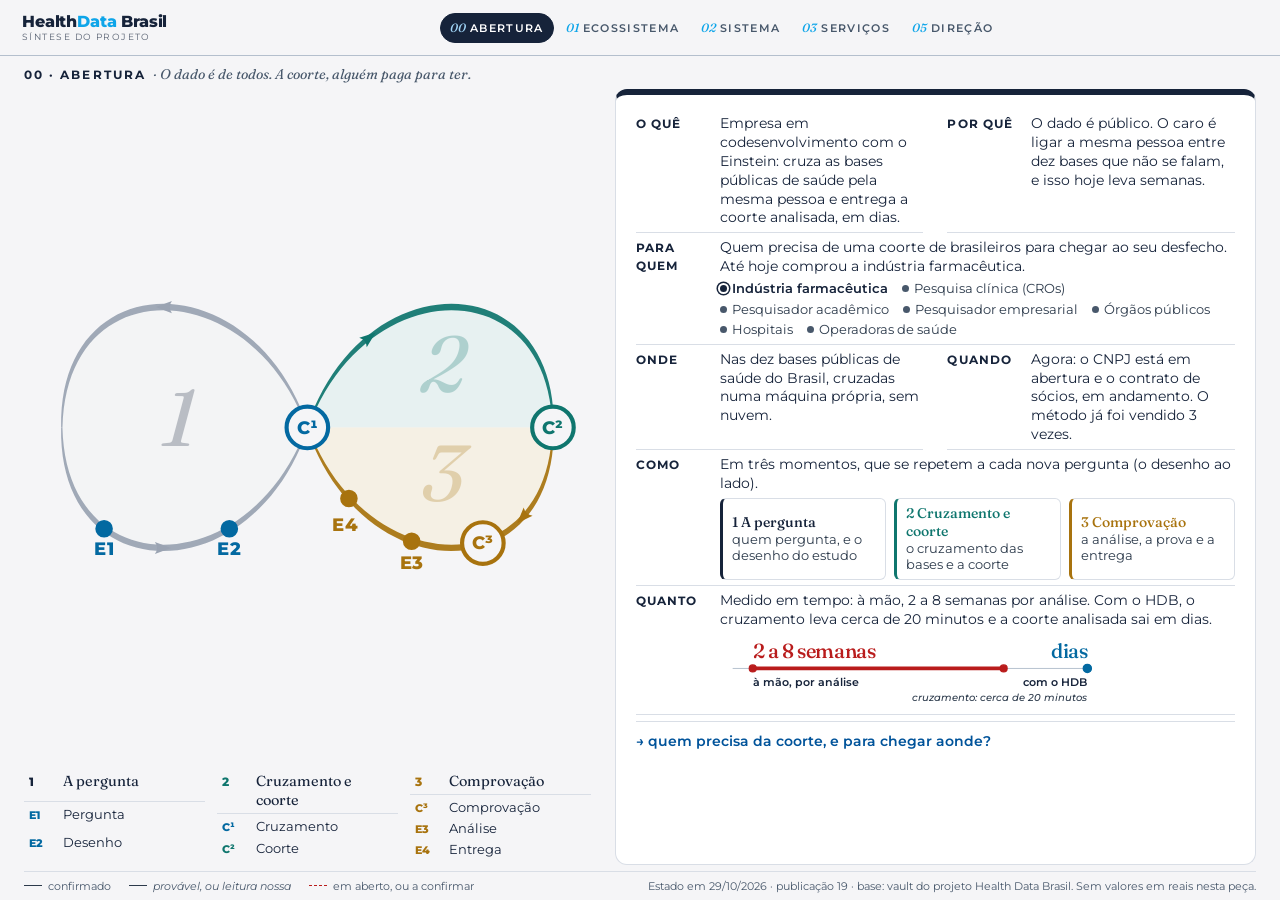
<file: index.html>
<!doctype html>
<html lang="pt-BR">
<head>
<meta charset="utf-8">
<meta name="viewport" content="width=device-width, initial-scale=1">
<title>Health Data Brasil · síntese do projeto</title>
<meta name="description" content="A síntese do projeto Health Data Brasil em uma tela: a abertura (o quê, por quê, para quem, onde, quando, como e quanto, medido em tempo), as camadas da empresa em codesenvolvimento com o Einstein (quem usa a coorte e para quê · das bases públicas à coorte · o que se vende) e a direção: as três definições em aberto.">
<meta property="og:type" content="website">
<meta property="og:title" content="Health Data Brasil · o dado é de todos; a coorte, alguém paga para ter">
<meta property="og:description" content="Coortes a partir das bases públicas de saúde do Brasil, cruzadas pela mesma pessoa, em dias e não em semanas. A abertura, as camadas da empresa em codesenvolvimento com o Einstein e o que falta definir, em uma tela.">
<meta property="og:url" content="https://biodesignbrasil.github.io/hdb-site/">
<meta name="twitter:card" content="summary">
<link rel="preconnect" href="https://fonts.googleapis.com">
<link rel="preconnect" href="https://fonts.gstatic.com" crossorigin>
<link href="https://fonts.googleapis.com/css2?family=Fraunces:opsz,wght@9..144,400;9..144,500;9..144,600&family=Montserrat:wght@400;500;600;700&display=swap" rel="stylesheet">
<link rel="stylesheet" href="css/styles.css?v=pub-19">
</head>
<body>

<!-- uma barra só (molde: a Sistemática da Longevidade): a marca, as abas como pílulas, o anel dos três Cs -->
<nav class="barra">
  <a class="wordmark" href="./"><span class="wm-nome">Health<span>Data</span> Brasil</span><span class="wm-sub">Síntese do projeto</span></a>
  <div class="nav-links" id="camadas" role="tablist" aria-label="o contexto, as camadas e a direção"></div>
</nav>

<main class="palco">
  <p class="pergunta" id="pergunta"></p>
  <p class="manchete" id="manchete"></p>

  <div class="vistas">
    <!-- 00 · a abertura: o laço dos três momentos à esquerda (figura + legenda), as sete perguntas à direita (28/10/2026, molde da Longevidade) -->
    <section class="vista v-contexto" id="v-contexto" role="tabpanel" aria-label="Abertura">
      <div class="cena cena-ctx" id="cena-ctx">
        <div class="laco-linha">
          <div class="laco" id="laco" aria-label="o laço dos três momentos: quem pergunta e o método; a pergunta, a coorte, a prova"></div>
          <div class="laco-leg" id="laco-leg" aria-label="os três momentos, com as etapas e os Cs de cada um"></div>
        </div>
      </div>
      <aside class="leitura leitura-ctx" id="leitura-ctx" aria-live="polite" data-piso="0.5"></aside>
    </section>

    <section class="vista v-dupla" id="v-ecossistema" role="tabpanel" aria-label="Ecossistema">
      <!-- 01 · os atores à esquerda, o HDB (em codesenvolvimento com o Einstein) ao centro, os desfechos à direita, os concorrentes no rodapé (29/10/2026) -->
      <div class="cena"><svg id="eco" viewBox="0 0 900 566" role="img" aria-label="Os atores que precisam da coorte, a Health Data Brasil em codesenvolvimento com o Einstein, e o desfecho que cada ator espera"></svg></div>
      <aside class="leitura" id="leitura-eco" aria-live="polite"></aside>
    </section>

    <section class="vista v-dupla cheia" id="v-sistema" role="tabpanel" aria-label="Sistema">
      <div class="cena">
        <div class="tempos" id="tempos" role="tablist" aria-label="o que olhar no sistema"></div>
        <div class="duo" id="duo" aria-label="os dois olhares, lado a lado">
          <svg id="sis1" viewBox="0 0 900 440" preserveAspectRatio="xMidYMin meet" role="img" aria-label="Hoje, à mão: cada base em separado"></svg>
          <!-- o relógio no meio (29/10/2026): o tempo é o gancho entre os dois olhares e a métrica do HDB -->
          <div class="relogio" id="relogio"></div>
          <svg id="sis2" viewBox="0 0 900 440" preserveAspectRatio="xMidYMin meet" role="img" aria-label="Com o HDB: os três Cs"></svg>
        </div>
        <svg id="sis" viewBox="0 0 900 440" role="img" aria-label="Das bases públicas à coorte: hoje à mão, e com o HDB"></svg>
      </div>
      <aside class="leitura" id="leitura-sis" aria-live="polite"></aside>
    </section>

    <!-- 03 · os três produtos na largura inteira, cada um completo: One Page · Pacote · Coorte viva (29/10/2026) -->
    <section class="vista v-cheia" id="v-servicos" role="tabpanel" aria-label="Serviços">
      <div class="painel" id="portfolio"></div>
    </section>

    <section class="vista v-cheia" id="v-jornadas" role="tabpanel" aria-label="Jornadas">
      <div class="painel" id="blueprint"></div>
    </section>

    <section class="vista v-direcao" id="v-direcao" role="tabpanel" aria-label="Direção">
      <div class="painel" id="direcao" data-piso="0.55"></div>
    </section>
  </div>

  <p class="legenda-procedencia">
    <span class="lp lp-ok">confirmado</span>
    <span class="lp lp-prov">provável, ou leitura nossa</span>
    <span class="lp lp-aberto">em aberto, ou a confirmar</span>
    <span class="lp-fonte" id="carimbo">Base: vault do projeto Health Data Brasil. Sem valores em reais nesta peça.</span>
  </p>
</main>

<script src="js/data.js?v=pub-19"></script>
<script src="js/convergencia.js?v=pub-19"></script>
<script src="js/script.js?v=pub-19"></script>
</body>
</html>
</file>
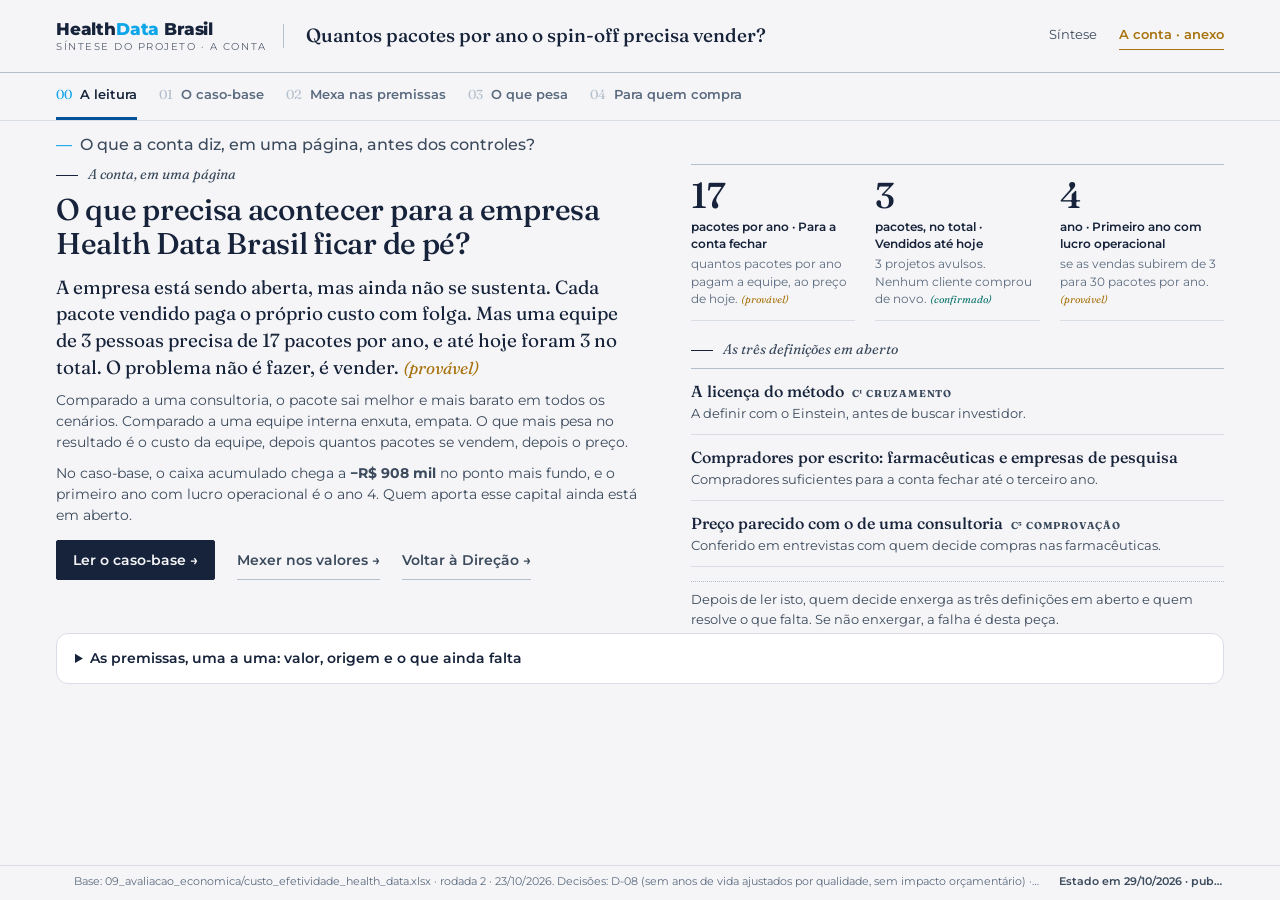
<file: caso-economico/index.html>
<!doctype html>
<html lang="pt-BR">
<head>
<meta charset="utf-8">
<meta name="viewport" content="width=device-width, initial-scale=1">
<meta name="robots" content="noindex">
<title>Caso Econômico · Health Data Brasil</title>
<meta name="description" content="Passo 3 da síntese do Health Data Brasil: quantos pacotes por ano o spin-off precisa vender? Controles de equipe, volume, preço, licença e taxa recalculam o resultado em 5 anos.">
<link rel="preconnect" href="https://fonts.googleapis.com">
<link rel="preconnect" href="https://fonts.gstatic.com" crossorigin>
<link href="https://fonts.googleapis.com/css2?family=Fraunces:opsz,wght@9..144,400;9..144,500;9..144,600&family=Montserrat:wght@400;500;600;700&display=swap" rel="stylesheet">
<style>
/* Painel do caso econômico do HDB. Identidade do deck do HDB: papel claro, tinta navy, azul, ouro para dinheiro, vermelho de risco.
   Diferente do painel do hernia, este recalcula o modelo em JavaScript (aba 02). As fórmulas espelham a aba Cenarios do livro. */
:root{
  --papel:#f5f5f7; --papel-2:#e9ecf1; --papel-3:#dde6f0; --tinta:#16233a; --azul:#00539a; --brand-dark:#003d73; --ceu:#0ea5e9; --ouro:#a8730e; --ouro-claro:#f6ebcf;
  --risco:#b91c1c; --risco-claro:#f8dedb; --ok:#0f766e; --ok-claro:#d9efec; --ambar:#e0a526; --ambar-claro:#fbf0d5;
  --filete:#d9dee6; --filete-forte:#b4bfcd; --cinza:#5b6b7f; --cinza-escuro:#3b4a5c; --texto:#16233a; --branco:#ffffff;
  --font:"Montserrat","Segoe UI",system-ui,sans-serif; --serif:"Fraunces",Georgia,"Times New Roman",serif;
}
@media (prefers-color-scheme:dark){:root:not([data-theme="light"]){
  --papel:#0F1826; --papel-2:#172338; --papel-3:#1F2E48; --tinta:#DCE8F7; --azul:#6FB1FF; --ouro:#E0B04A; --ouro-claro:#3A3018;
  --risco:#F08A7E; --risco-claro:#3A1F1C; --ok:#7CCFB6; --ok-claro:#1A3330; --ambar:#F0C050; --ambar-claro:#3A3018;
  --filete:#2A3A52; --filete-forte:#3F5572; --cinza:#9DB0C9; --cinza-escuro:#C6D3E3; --texto:#ECF1F8; --branco:#172338; color-scheme:dark}}
:root[data-theme="dark"]{
  --papel:#0F1826; --papel-2:#172338; --papel-3:#1F2E48; --tinta:#DCE8F7; --azul:#6FB1FF; --ouro:#E0B04A; --ouro-claro:#3A3018;
  --risco:#F08A7E; --risco-claro:#3A1F1C; --ok:#7CCFB6; --ok-claro:#1A3330; --ambar:#F0C050; --ambar-claro:#3A3018;
  --filete:#2A3A52; --filete-forte:#3F5572; --cinza:#9DB0C9; --cinza-escuro:#C6D3E3; --texto:#ECF1F8; --branco:#172338; color-scheme:dark}
*{box-sizing:border-box}
body{margin:0;font-family:var(--font);background:var(--papel);color:var(--texto);line-height:1.5;font-size:14px;-webkit-font-smoothing:antialiased}
a{color:var(--azul)}
header{background:var(--papel);color:var(--tinta);border-bottom:1px solid var(--filete-forte)}
.wordmark{display:flex;flex-direction:column;text-decoration:none;color:var(--tinta);flex-shrink:0;line-height:1.1}
.wm-nome{font-weight:800;font-size:17px;letter-spacing:-.01em}
.wm-nome span{color:#0ea5e9}
.wm-sub{font-size:9.5px;letter-spacing:.16em;text-transform:uppercase;opacity:.7;margin-top:3px}
.wrap{max-width:1200px;margin:0 auto;padding:0 16px}
header .wrap{display:flex;align-items:center;gap:16px;min-height:72px;padding-block:12px}
nav.trilha{margin-left:auto;background:none;border:0;display:flex;gap:6px;font-size:12.5px;white-space:nowrap}
.trilha a,.trilha span{padding:4px 0;margin-left:16px;border-bottom:1px solid transparent;color:var(--cinza-escuro);text-decoration:none}
.trilha a:hover{color:var(--tinta);border-bottom-color:var(--filete-forte)}
.trilha span{color:var(--ouro);font-weight:600;border-bottom-color:var(--ouro)}
@media (max-width:640px){nav.trilha{display:none}header .wrap{flex-wrap:wrap;gap:8px 14px;padding-block:10px}header h1{flex:1 1 100%;border-left:0;padding-left:0;font-size:16px}.cv-header{margin-left:auto}}
header h1{font-family:var(--serif);font-size:19px;font-weight:500;margin:0;line-height:1.25;border-left:1px solid var(--filete-forte);padding-left:22px}
.cv-header{flex-shrink:0}.cv-header svg{height:44px;width:auto;display:block}
nav{border-bottom:1px solid var(--filete);background:var(--papel)}
nav .wrap{display:flex;gap:22px;overflow-x:auto}
.aba{background:none;border:0;border-bottom:3px solid transparent;color:var(--cinza);padding:12px 0;cursor:pointer;display:flex;gap:8px;align-items:baseline;white-space:nowrap;font:inherit}
.aba .n{font-family:var(--serif);font-size:13px;color:var(--filete-forte)}
.aba .t{font-size:13px;font-weight:600}
.aba.on{color:var(--tinta);border-bottom-color:var(--azul)}
.aba.on .n{color:var(--ceu)}
.aba:focus-visible{outline:2px solid var(--azul);outline-offset:2px}
main .wrap{padding-block:20px 36px;display:grid;gap:18px}
.vista{display:grid;gap:14px}
.vista[hidden]{display:none}
.pergunta{font-family:var(--font);font-weight:500;font-size:15.5px;color:var(--cinza-escuro);margin:0}
.pergunta::before{content:"—";color:var(--ceu);margin-right:8px}
.aviso{display:none;background:var(--risco-claro);color:var(--risco);border:1px solid var(--risco);border-radius:8px;padding:10px 14px;font-weight:600}
.aviso.on{display:block}
.resultado{background:linear-gradient(120deg,#003d73,#16233a);color:#fff;border-radius:12px;padding:18px 20px;display:grid;grid-template-columns:repeat(3,1fr);gap:16px}
:root[data-theme="dark"] .resultado,:root:not([data-theme="light"]) .resultado{color:#fff}
@media (prefers-color-scheme:dark){:root:not([data-theme="light"]) .resultado{background:#1F2E48}}
@media (max-width:760px){.resultado{grid-template-columns:1fr}}
.resultado .k{font-size:10.5px;letter-spacing:.14em;text-transform:uppercase;opacity:.75}
.resultado .v{font-family:var(--font);font-size:30px;font-weight:800;line-height:1.1;font-variant-numeric:tabular-nums}
.resultado .v.neg{color:#ffb4a8}.resultado .v.pos{color:#7fe0c4}.resultado .v.ouro{color:#f2cb6e}
.resultado .d{font-size:12px;opacity:.85;margin-top:3px}
.faixa{display:grid;grid-template-columns:repeat(auto-fit,minmax(160px,1fr));gap:8px}
.chip{background:var(--branco);border:1px solid var(--filete);border-radius:8px;padding:9px 11px}
.chip .l{font-size:10px;letter-spacing:.12em;text-transform:uppercase;color:var(--cinza);display:flex;flex-direction:column;align-items:flex-start;gap:4px}
.chip .v{font-family:var(--font);font-size:16px;font-weight:700;color:var(--tinta);margin-top:2px;font-variant-numeric:tabular-nums}
.chip .s{font-size:11px;color:var(--cinza)}
.mk{font-size:9.5px;font-weight:700;border-radius:3px;padding:0 5px;letter-spacing:.04em;white-space:nowrap}
.mk.fonte{background:var(--ok-claro);color:var(--ok)}
.mk.dito{background:var(--papel-3);color:var(--tinta)}
.mk.declarado{background:var(--ambar-claro);color:var(--ouro);border:1px dashed var(--ouro)}
.mk.estimativa{background:var(--ouro-claro);color:var(--ouro)}
.mk.aberto{background:var(--papel-3);color:var(--cinza);border:1px dashed var(--filete-forte)}
.bloco{border:1px solid var(--filete);border-radius:12px;background:var(--branco);padding:16px 18px;display:grid;gap:10px;min-width:0;align-content:start}
#g-tornado svg{max-width:760px;display:block}
/* a capa de leitura: a conta em uma página, na gramática de relatório */
.capa{display:grid;grid-template-columns:1.1fr 1fr;gap:28px 48px;align-items:start;padding:8px 0 4px}
.capa h2{font-family:var(--serif);font-size:30px;font-weight:500;line-height:1.15;letter-spacing:-.01em;margin:0 0 12px}
.capa-rot{font-family:var(--serif);font-style:italic;font-size:14px;color:var(--cinza-escuro);margin:0 0 8px}
.capa-rot::before{content:"";display:inline-block;width:22px;height:1px;background:var(--tinta);vertical-align:middle;margin-right:10px}
.capa-resp{font-family:var(--serif);font-size:19px;line-height:1.4;margin:0 0 10px}
.capa-txt{font-size:14px;color:var(--cinza-escuro);max-width:66ch;margin:0 0 10px}
.proc{font-family:var(--serif);font-size:.9em;color:var(--cinza)}.proc-confirmado{color:var(--ok)}.proc-provavel{color:var(--ouro)}.proc-aberto{color:var(--risco)}
.capa-links{display:flex;gap:22px;align-items:center;flex-wrap:wrap;margin-top:14px}
.btn-capa{font:inherit;font-weight:600;font-size:13.5px;background:var(--tinta);color:var(--papel);border:1px solid var(--tinta);border-radius:2px;padding:9px 16px;cursor:pointer;text-decoration:none}
.btn-capa.linha{background:none;color:var(--cinza-escuro);border:0;border-bottom:1px solid var(--filete-forte);border-radius:0;padding:9px 0}
.btn-capa.linha:hover{color:var(--tinta);border-bottom-color:var(--tinta)}
.capa-nums{display:grid;grid-template-columns:repeat(3,1fr);gap:0 20px;border-top:1px solid var(--filete-forte);margin-bottom:18px}
.capa-num{padding:12px 0;border-bottom:1px solid var(--filete)}
.capa-num b{display:block;font-family:var(--serif);font-size:36px;font-weight:500;line-height:1}
.capa-num span{display:block;font-size:11.5px;font-weight:600;margin-top:6px}
.capa-num small{display:block;font-size:11.5px;color:var(--cinza);margin-top:3px}
.capa-cond{list-style:none;margin:0 0 14px;padding:0;border-top:1px solid var(--filete-forte)}
.capa-cond li{padding:10px 0;border-bottom:1px solid var(--filete)}
.capa-cond b{display:block;font-family:var(--serif);font-size:16px;font-weight:500}
.capa-cond span{font-size:13px;color:var(--cinza-escuro)}
.capa-teste{font-size:13px;color:var(--cinza-escuro);border-top:1px dotted var(--filete-forte);padding-top:8px;margin:0}
.capa .cv-tags{display:inline-flex;gap:8px;margin:0 0 0 8px;vertical-align:middle}
.capa .cv-tags span.cv-tag{background:none;border:0;padding:0;font-size:10px}
@media (max-width:760px){.capa{grid-template-columns:1fr}.capa-nums{grid-template-columns:1fr}}
/* uma tela só (desktop): o conteúdo de cada aba escala até caber na altura da janela, como a entrada e a Sistemática */
.ajusta{transform-origin:top left}
body.tela{overflow:hidden}
body.tela main{overflow:auto;scrollbar-width:thin}
body.tela main .wrap{padding-block:12px 10px}
body.tela footer{padding:6px 0 8px;font-size:11px;line-height:1.3}
body.tela footer .wrap{display:flex;gap:18px;align-items:center}
body.tela footer .wrap>*{white-space:nowrap;overflow:hidden;text-overflow:ellipsis;min-width:0;margin:0}
body.tela footer .wrap>:first-child{flex:1}
body.tela #v-base{grid-template-columns:minmax(300px,1fr) 1.7fr;align-items:start}
body.tela #v-base .resultado{grid-template-columns:1fr;gap:10px;padding:14px 16px}
body.tela #v-base .faixa{grid-template-columns:1fr 1fr}
body.tela #v-base .duo{grid-column:2;grid-row:1 / span 2}
body.tela #v-pesa>div{grid-template-columns:1.1fr 1fr;align-items:start}
body.tela #v-mexa{grid-template-columns:minmax(260px,1fr) 1.6fr;align-items:start}
body.tela #v-mexa .presets{grid-column:1 / -1}
body.tela #v-mexa .controles{grid-row:2 / span 2}
.bloco h3{font-size:11px;letter-spacing:.14em;text-transform:uppercase;color:var(--cinza);margin:0;font-weight:700}
.bloco h4{font-family:var(--font);font-size:15.5px;margin:0;font-weight:700;color:var(--tinta)}
.bloco p{margin:0;font-size:13px;max-width:72ch}
.duo{display:grid;grid-template-columns:1.1fr 1fr;gap:14px}
@media (max-width:860px){.duo{grid-template-columns:1fr}}
svg text{font-family:var(--font)}
table{border-collapse:collapse;width:100%;font-size:12.5px}
th,td{text-align:left;padding:6px 6px;border-bottom:1px solid var(--filete);vertical-align:top}
td:first-child,th:first-child{white-space:nowrap}
th{font-size:10.5px;letter-spacing:.1em;text-transform:uppercase;color:var(--cinza);font-weight:600}
td.n,th.n{text-align:right;font-variant-numeric:tabular-nums;white-space:nowrap}
tr.forte td{font-weight:600;color:var(--tinta)}
td.neg{color:var(--risco)}td.pos{color:var(--ok)}
.tab-wrap{overflow-x:auto}
/* controles */
.controles{display:grid;grid-template-columns:repeat(auto-fit,minmax(250px,1fr));gap:12px}
.ctl{background:var(--branco);border:1px solid var(--filete);border-radius:10px;padding:10px 12px;display:grid;gap:4px}
.ctl label{font-size:12px;font-weight:600;color:var(--tinta);display:flex;justify-content:space-between;gap:8px}
.ctl label output{font-family:var(--font);font-size:14px;font-weight:700;color:var(--ouro);font-variant-numeric:tabular-nums}
.ctl input[type=range]{width:100%;accent-color:var(--azul)}
.ctl .s{font-size:11px;color:var(--cinza)}
.presets{display:flex;gap:8px;flex-wrap:wrap}
.preset{font:inherit;font-size:12.5px;font-weight:600;border:1px solid var(--filete-forte);background:var(--branco);color:var(--tinta);border-radius:20px;padding:6px 12px;cursor:pointer}
.preset:hover{border-color:var(--azul);color:var(--azul)}
.leit{font-size:12px;color:var(--cinza-escuro)}
details.gaveta{border:1px solid var(--filete);border-radius:12px;background:var(--branco);padding:0 18px}
details.gaveta summary{cursor:pointer;padding:14px 0;font-weight:600;color:var(--tinta);font-size:14px}
details.gaveta .tab-wrap{padding-bottom:14px}
footer{border-top:1px solid var(--filete);color:var(--cinza);font-size:12px;padding:18px 0 30px}
.elo-final{margin:0 0 12px;font-size:15px;font-weight:600}
.elo-final a{color:var(--azul);text-decoration:none}
.elo-final a:hover{text-decoration:underline}
.elo-final span{color:var(--filete-forte);margin:0 6px}
.carimbo{margin-top:8px;font-weight:600;color:var(--cinza-escuro)}
.tornado-bar{fill:var(--ouro)}.tornado-bar.lo{fill:var(--risco)}
</style>
</head>
<body>
<header><div class="wrap">
  <a class="wordmark" href="../"><span class="wm-nome">Health<span>Data</span> Brasil</span><span class="wm-sub">Síntese do projeto · A conta</span></a>
  <div>
    <h1>Quantos pacotes por ano o spin-off precisa vender?</h1>
  </div>
  <nav class="trilha" aria-label="a síntese e o anexo"><a href="../?vista=direcao">Síntese</a><span>A conta · anexo</span></nav>
</div></header>

<nav><div class="wrap" id="abas" role="tablist"></div></nav>

<main><div class="wrap">
  <p class="pergunta" id="pergunta"></p>
  <div class="aviso" id="aviso"></div>

  <section class="vista" id="v-leitura" role="tabpanel" hidden>
    <div class="capa" id="capa"></div>
  </section>

  <section class="vista" id="v-base" role="tabpanel">
    <div class="resultado" id="res-base"></div>
    <div class="faixa" id="chips-base"></div>
    <div class="duo">
      <div class="bloco">
        <h3>Caixa acumulado, ano a ano</h3>
        <h4 id="h-caixa"></h4>
        <div id="g-caixa"></div>
        <p class="leit">Barras abaixo de zero são caixa que alguém precisa aportar. O ponto mais fundo é a necessidade de capital.</p>
      </div>
      <div class="bloco">
        <h3>Projeção em 5 anos (caso-base)</h3>
        <div class="tab-wrap" id="t-proj"></div>
        <p class="leit">Imposto de 34% só sobre lucro operacional positivo, sem compensar prejuízo de anos anteriores: leitura conservadora. Sem investimento no caso-base, não há amortização.</p>
      </div>
    </div>
  </section>

  <section class="vista" id="v-mexa" role="tabpanel" hidden>
    <div class="presets" id="presets"></div>
    <div class="controles" id="controles"></div>
    <div class="resultado" id="res-mexa"></div>
    <div class="duo">
      <div class="bloco">
        <h3>Caixa acumulado com as suas premissas</h3>
        <h4 id="h-caixa2"></h4>
        <div id="g-caixa2"></div>
      </div>
      <div class="bloco">
        <h3>Volumes e resultado por ano</h3>
        <div class="tab-wrap" id="t-mexa"></div>
        <p class="leit" id="leit-mexa"></p>
      </div>
    </div>
  </section>

  <section class="vista" id="v-pesa" role="tabpanel" hidden>
    <div style="display:grid;gap:14px">
      <div class="bloco">
        <h3>O que mais mexe no resultado</h3>
        <h4>Amplitude do resultado em 5 anos ao variar cada premissa</h4>
        <div id="g-tornado"></div>
        <p class="leit">A taxa de desconto mexe pouco e ao contrário do esperado: com o fluxo quase todo negativo, uma taxa maior desconta mais os prejuízos.</p>
      </div>
      <div class="bloco">
        <h3>Os 14 cenários da planilha</h3>
        <div class="tab-wrap" id="t-cen"></div>
      </div>
    </div>
  </section>

  <section class="vista" id="v-compra" role="tabpanel" hidden>
    <div class="bloco">
      <h3>Para quem compra: o pacote contra as alternativas</h3>
      <h4>Semanas poupadas e custo a mais (ou a menos) para o comprador</h4>
      <div class="tab-wrap" id="t-coorte"></div>
      <p class="leit"><a href="../?vista=jornadas">O que o cliente vive, etapa por etapa →</a></p>
      <p class="leit">"Dominante" = custa igual ou menos e é mais rápido. O preço-teto é quanto o pacote pode custar deixando 30% ou 50% da economia com o comprador (regra prática de captura de valor). Os custos das alternativas são estimativas; o tempo da plataforma foi dito pelos fundadores e mede a geração da coorte, não a entrega.</p>
    </div>
  </section>

  <details class="gaveta">
    <summary>As premissas, uma a uma: valor, origem e o que ainda falta</summary>
    <div class="tab-wrap" id="t-prem"></div>
  </details>
</div></main>

<footer><div class="wrap"><p class="elo-final"><a href="../?vista=direcao">← Voltar à Direção: o que a instituição precisa decidir</a> <span>·</span> <a href="../">↑ voltar à convergência</a></p><div id="rodape"></div><div id="carimbo" class="carimbo"></div></div></footer>

<script src="../js/data.js"></script>
<script src="../js/convergencia.js"></script>
<script id="caso-json" type="application/json">/*CASO_JSON*/{"rodada": 2, "atualizado": "2026-10-23", "fonte": "09_avaliacao_economica/custo_efetividade_health_data.xlsx", "decisoes": ["D-08 (sem QALY, sem impacto orçamentário)", "D-12 (spin-off)", "D-13 (premissas declaradas)"], "caso_base": {"volumes": [3, 6, 12, 20, 30], "preco": 35000, "custo_variavel": 4500, "equipe": 504000, "infra": 12000, "custo_fixo": 516000, "investimento": 0, "royalty": 0, "taxa": 0.25, "selic": 0.14, "impostos": 0.34, "preco_piso": 20000, "preco_teto": 50000, "pacotes_vendidos": 3, "fte_extra": 168000, "mrr_go": 150000}, "projecao": {"volume": [3, 6, 12, 20, 30], "preco": [35000, 35000, 35000, 35000, 35000], "receita": [105000, 210000, 420000, 700000, 1050000], "royalty": [0, 0, 0, 0, 0], "custo_variavel": [13500, 27000, 54000, 90000, 135000], "margem_bruta": [91500, 183000, 366000, 610000, 915000], "custo_fixo": [516000, 516000, 516000, 516000, 516000], "ebitda": [-424500, -333000, -150000, 94000, 399000], "amortizacao": [0, 0, 0, 0, 0], "ebit": [-424500, -333000, -150000, 94000, 399000], "impostos": [0, 0, 0, 31960, 135660], "lucro_liquido": [-424500, -333000, -150000, 62040, 263340], "fluxo": [-424500, -333000, -150000, 62040, 263340], "acumulado": [-424500, -757500, -907500, -845460, -582120], "investimento": 0, "vpl": -517817.16, "tir": "sem TIR positiva (soma dos fluxos negativa em 5 anos)", "payback": "> 5 anos", "ano_primeiro_lucro": 4, "caixa_minimo": -907500, "veredito": "INVIAVEL"}, "cenarios": [{"nome": "Caso-base (D-13)", "mult_volume": 1, "preco": 35000, "custo_variavel": 4500, "custo_fixo": 516000, "royalty": 0, "taxa": 0.25, "fluxo": [-424500, -333000, -150000, 62040, 263340], "vpl": -517817.16, "delta": 0}, {"nome": "Volume -50%", "mult_volume": 0.5, "preco": 35000, "custo_variavel": 4500, "custo_fixo": 516000, "royalty": 0, "taxa": 0.25, "fluxo": [-470250, -424500, -333000, -211000, -58500], "vpl": -923970.88, "delta": -406153.72}, {"nome": "Volume +50%", "mult_volume": 1.5, "preco": 35000, "custo_variavel": 4500, "custo_fixo": 516000, "royalty": 0, "taxa": 0.25, "fluxo": [-378750, -241500, 21780, 263340, 565290], "vpl": -153310.35, "delta": 364506.82}, {"nome": "Preco piso (P01)", "mult_volume": 1, "preco": 20000, "custo_variavel": 4500, "custo_fixo": 516000, "royalty": 0, "taxa": 0.25, "fluxo": [-469500, -423000, -330000, -206000, -51000], "vpl": -916369.28, "delta": -398552.12}, {"nome": "Preco teto (P02)", "mult_volume": 1, "preco": 50000, "custo_variavel": 4500, "custo_fixo": 516000, "royalty": 0, "taxa": 0.25, "fluxo": [-379500, -243000, 19800, 260040, 560340], "vpl": -158857.8, "delta": 358959.36}, {"nome": "Custo por pacote x2", "mult_volume": 1, "preco": 35000, "custo_variavel": 9000, "custo_fixo": 516000, "royalty": 0, "taxa": 0.25, "fluxo": [-438000, -360000, -204000, 2640, 174240], "vpl": -627071.69, "delta": -109254.53}, {"nome": "+1 FTE comercial (P32)", "mult_volume": 1, "preco": 35000, "custo_variavel": 4500, "custo_fixo": 684000, "royalty": 0, "taxa": 0.25, "fluxo": [-592500, -501000, -318000, -74000, 152460], "vpl": -937808.31, "delta": -419991.14}, {"nome": "Equipe 2 FTE (fundador sai)", "mult_volume": 1, "preco": 35000, "custo_variavel": 4500, "custo_fixo": 348000, "royalty": 0, "taxa": 0.25, "fluxo": [-256500, -165000, 11880, 172920, 374220], "vpl": -111265.0, "delta": 406552.17}, {"nome": "Royalty Einstein 5%", "mult_volume": 1, "preco": 35000, "custo_variavel": 4500, "custo_fixo": 516000, "royalty": 0.05, "taxa": 0.25, "fluxo": [-429750, -343500, -171000, 38940, 228690], "vpl": -560305.04, "delta": -42487.87}, {"nome": "Royalty Einstein 10%", "mult_volume": 1, "preco": 35000, "custo_variavel": 4500, "custo_fixo": 516000, "royalty": 0.1, "taxa": 0.25, "fluxo": [-435000, -354000, -192000, 15840, 194040], "vpl": -602792.91, "delta": -84975.74}, {"nome": "Taxa = Selic (P19)", "mult_volume": 1, "preco": 35000, "custo_variavel": 4500, "custo_fixo": 516000, "royalty": 0, "taxa": 0.1425, "fluxo": [-424500, -333000, -150000, 62040, 263340], "vpl": -555555.82, "delta": -37738.65}, {"nome": "Taxa 35%", "mult_volume": 1, "preco": 35000, "custo_variavel": 4500, "custo_fixo": 516000, "royalty": 0, "taxa": 0.35, "fluxo": [-424500, -333000, -150000, 62040, 263340], "vpl": -480720.16, "delta": 37097.0}, {"nome": "Combinado pessimista", "mult_volume": 0.5, "preco": 20000, "custo_variavel": 4500, "custo_fixo": 684000, "royalty": 0.05, "taxa": 0.25, "fluxo": [-662250, -640500, -597000, -539000, -466500], "vpl": -1619021.12, "delta": -1101203.96}, {"nome": "Combinado otimista", "mult_volume": 1.5, "preco": 50000, "custo_variavel": 4500, "custo_fixo": 516000, "royalty": 0, "taxa": 0.25, "fluxo": [-311250, -106500, 199980, 560340, 1010790], "vpl": 345960.69, "delta": 863777.86}], "tornado": [{"premissa": "Volume (P17, P27-P30)", "variacao": "-50% / +50%", "vpl_baixo": -923970.88, "vpl_alto": -153310.35, "amplitude": 770660.53, "rank": 2}, {"premissa": "Preco do pacote (P26)", "variacao": "R$20 mil / R$50 mil", "vpl_baixo": -916369.28, "vpl_alto": -158857.8, "amplitude": 757511.48, "rank": 3}, {"premissa": "Custo por pacote (P10)", "variacao": "x2 / base", "vpl_baixo": -627071.69, "vpl_alto": -517817.16, "amplitude": 109254.53, "rank": 4}, {"premissa": "Equipe (P13)", "variacao": "+1 FTE / 2 FTE", "vpl_baixo": -937808.31, "vpl_alto": -111265.0, "amplitude": 826543.31, "rank": 1}, {"premissa": "Royalty Einstein (P31)", "variacao": "10% / 0%", "vpl_baixo": -602792.91, "vpl_alto": -517817.16, "amplitude": 84975.74, "rank": 5}, {"premissa": "Taxa de desconto (P20)", "variacao": "35% / Selic", "vpl_baixo": -480720.16, "vpl_alto": -555555.82, "amplitude": 74835.66, "rank": 6}], "limiar": {"precos": [20000, 35000, 50000], "custo_fixo": [{"nivel": 250000, "pacotes": [17, 9, 6]}, {"nivel": 500000, "pacotes": [33, 17, 11]}, {"nivel": 1000000, "pacotes": [65, 33, 22]}, {"nivel": 2000000, "pacotes": [130, 66, 44]}, {"nivel": 516000, "pacotes": [34, 17, 12]}], "mrr_go": [90, 52, 36], "taxas": [0.1425, 0.25, 0.35], "investimento": [{"nivel": 2000000, "pacotes": [20, 25, 30]}, {"nivel": 3000000, "pacotes": [29, 37, 45]}, {"nivel": 4000000, "pacotes": [39, 49, 60]}]}, "custo_por_coorte": [{"comparador": "Equipe interna - piso", "custo": 20000, "semanas": 2, "semanas_poupadas": 1.99, "incr_piso": 0, "rcei_piso": 0, "resultado_piso": "DOMINANTE (custa igual ou menos e e mais rapido)", "incr_teto": 30000, "rcei_teto": 15062.76, "resultado_teto": "TRADE-OFF: 15.063 R$ por semana poupada", "preco_teto_30": 14000, "preco_teto_50": 10000}, {"comparador": "Equipe interna - teto", "custo": 120000, "semanas": 8, "semanas_poupadas": 7.99, "incr_piso": -100000, "rcei_piso": -12513.03, "resultado_piso": "DOMINANTE (custa igual ou menos e e mais rapido)", "incr_teto": -70000, "rcei_teto": -8759.12, "resultado_teto": "DOMINANTE (custa igual ou menos e e mais rapido)", "preco_teto_30": 84000, "preco_teto_50": 60000}, {"comparador": "Consultoria - piso", "custo": 50000, "semanas": 2, "semanas_poupadas": 1.99, "incr_piso": -30000, "rcei_piso": -15062.76, "resultado_piso": "DOMINANTE (custa igual ou menos e e mais rapido)", "incr_teto": 0, "rcei_teto": 0, "resultado_teto": "DOMINANTE (custa igual ou menos e e mais rapido)", "preco_teto_30": 35000, "preco_teto_50": 25000}, {"comparador": "Consultoria - teto", "custo": 500000, "semanas": 8, "semanas_poupadas": 7.99, "incr_piso": -480000, "rcei_piso": -60062.57, "resultado_piso": "DOMINANTE (custa igual ou menos e e mais rapido)", "incr_teto": -450000, "rcei_teto": -56308.65, "resultado_teto": "DOMINANTE (custa igual ou menos e e mais rapido)", "preco_teto_30": 350000, "preco_teto_50": 250000}], "premissas": [{"id": "P01", "premissa": "Preco do pacote de analise HDB - piso", "valor": 20000, "unidade": "R$/pacote", "status_marcador": "🗣️", "status": "hipótese", "camada": "A", "fonte": "06_modelo_negocio/REVENUE STREAMS 💰.md (Berg, 17/09)", "derivacao": "faixa dos 3 contratos pontuais; contratos nao vistos em documento", "lacuna": "L-01"}, {"id": "P02", "premissa": "Preco do pacote de analise HDB - teto", "valor": 50000, "unidade": "R$/pacote", "status_marcador": "🗣️", "status": "hipótese", "camada": "A", "fonte": "idem", "derivacao": "idem", "lacuna": "L-01"}, {"id": "P03", "premissa": "Tempo de geracao da coorte pelo HDB, com linkage", "valor": 20, "unidade": "minutos", "status_marcador": "🗣️", "status": "hipótese", "camada": "B", "fonte": "01_evidencias/ficha_diagnostico_fase1.md l. 64", "derivacao": "maquina local de 32 GB; e a geracao da coorte, nao a entrega do pacote", "lacuna": "L-07"}, {"id": "P04", "premissa": "Tempo de montagem manual da base - piso", "valor": 2, "unidade": "semanas", "status_marcador": "⚠️", "status": "hipótese", "camada": "A", "fonte": "02_analise_biodesign/solucao_existente.md l. 217", "derivacao": "'sem referencia padronizada'; saida de IA", "lacuna": "L-03"}, {"id": "P05", "premissa": "Tempo de montagem manual da base - teto", "valor": 8, "unidade": "semanas", "status_marcador": "⚠️", "status": "hipótese", "camada": "A", "fonte": "idem", "derivacao": "idem", "lacuna": "L-03"}, {"id": "P06", "premissa": "Custo de equipe interna por projeto - piso", "valor": 20000, "unidade": "R$/projeto", "status_marcador": "⚠️", "status": "hipótese", "camada": "A", "fonte": "solucao_existente.md l. 234", "derivacao": "2-8 semanas x 1-3 analistas x R$8-20 mil/mes; saida de IA", "lacuna": "L-03"}, {"id": "P07", "premissa": "Custo de equipe interna por projeto - teto", "valor": 120000, "unidade": "R$/projeto", "status_marcador": "⚠️", "status": "hipótese", "camada": "A", "fonte": "idem", "derivacao": "idem", "lacuna": "L-03"}, {"id": "P08", "premissa": "Custo de consultoria externa por projeto - piso", "valor": 50000, "unidade": "R$/projeto", "status_marcador": "⚠️", "status": "hipótese", "camada": "A", "fonte": "solucao_existente.md l. 235", "derivacao": "saida de IA", "lacuna": "L-03"}, {"id": "P09", "premissa": "Custo de consultoria externa por projeto - teto", "valor": 500000, "unidade": "R$/projeto", "status_marcador": "⚠️", "status": "hipótese", "camada": "A", "fonte": "idem", "derivacao": "'500 mil+'; o teto real e maior", "lacuna": "L-03"}, {"id": "P10", "premissa": "Custo variavel de entrega por pacote (HDB)", "valor": 4500, "unidade": "R$/pacote", "status_marcador": "⚠️ declarado (D-13)", "status": "declarada", "camada": "A", "fonte": "solucao_existente.md l. 234 (faixa salarial de analista)", "derivacao": "40 h de analista a R$87,50/h (meio da faixa R$8-20 mil/mes / 160 h) = R$3.500 + 8 h de revisao clinica a R$125/h (topo da faixa) = R$1.000; infra marginal ~0 (processamento local). Hora medica real provavelmente maior", "lacuna": "L-02: quantas horas de analista e de revisao clinica cada pacote consome?"}, {"id": "P11", "premissa": "Custo variavel usado na analise de limiar", "valor": 4500, "unidade": "R$/pacote", "status_marcador": "⚠️ declarado (D-13)", "status": "declarada", "camada": "A", "fonte": 0, "derivacao": "na rodada 1 era zero declarado (limite inferior); agora usa P10", "lacuna": "L-02"}, {"id": "P12", "premissa": "Custo operacional atual (infra local)", "valor": 12000, "unidade": "R$/ano", "status_marcador": "🗣️", "status": "hipótese", "camada": "B", "fonte": "06_modelo_negocio/COST STRUCTURE 🏷️.md (Joao, 17/09)", "derivacao": "~R$1.000/mes x 12; nuvem bloqueada de proposito", "lacuna": "L-05"}, {"id": "P13", "premissa": "Custo anual de equipe do spin-off", "valor": 504000, "unidade": "R$/ano", "status_marcador": "⚠️ declarado (D-13)", "status": "declarada", "camada": "A", "fonte": "solucao_existente.md l. 234 (faixa salarial)", "derivacao": "3 FTE (os 3 fundadores) x R$14.000/mes (meio da faixa R$8-20 mil) x 12; pro-labore, sem encargos CLT; nao inclui comercial nem juridico (ver P32); se um fundador sair do pais, FTE cai", "lacuna": "L-04: qual a dedicacao e a remuneracao de cada fundador?"}, {"id": "P14", "premissa": "Investimento ja feito no app", "valor": null, "unidade": "R$", "status_marcador": "⚪", "status": "aberta", "camada": "B", "fonte": "-", "derivacao": "custo afundado: nao entra no fluxo de caixa", "lacuna": "L-05"}, {"id": "P15", "premissa": "Investimento para abrir self-service e nuvem", "valor": 0, "unidade": "R$", "status_marcador": "⚠️ zero declarado (D-13)", "status": "declarada", "camada": "A", "fonte": "06_modelo_negocio/COST STRUCTURE 🏷️.md", "derivacao": "no horizonte de 5 anos o spin-off mantem o modelo de pacote e a nuvem bloqueada; abrir self-service vira decisao futura, com caso proprio", "lacuna": "L-05"}, {"id": "P16", "premissa": "Pacotes vendidos ate hoje", "valor": 3, "unidade": "pacotes (total)", "status_marcador": "🗣️", "status": "hipótese", "camada": "B", "fonte": "REVENUE STREAMS 💰.md", "derivacao": "periodo dos 3 contratos nao informado", "lacuna": "L-09"}, {"id": "P17", "premissa": "Volume de pacotes - ano 1", "valor": 3, "unidade": "pacotes/ano", "status_marcador": "⚠️ declarado (D-13)", "status": "declarada", "camada": "A", "fonte": "P16", "derivacao": "mantem o ritmo dos 3 contratos, supondo que ocorreram em ~1 ano (periodo ⚪)", "lacuna": "L-09: quantos pacotes/ano sao realistas nos anos 1 a 3?"}, {"id": "P18", "premissa": "Preco recorrente (assinatura)", "valor": null, "unidade": "R$/ano", "status_marcador": "⚪", "status": "aberta", "camada": "B", "fonte": "-", "derivacao": "fora do caso-base: o spin-off vende por pacote (P26)", "lacuna": "L-01"}, {"id": "P19", "premissa": "Selic meta", "valor": 0.14, "unidade": "a.a.", "status_marcador": "⚠️", "status": "hipótese", "camada": "B", "fonte": "imprensa (Renova Invest, O Povo, 2026); confirmar no BCB", "derivacao": "componente livre de risco da taxa de desconto", "lacuna": "-"}, {"id": "P20", "premissa": "Taxa de desconto, caso-base", "valor": 0.25, "unidade": "a.a.", "status_marcador": "⚠️ declarado (D-13)", "status": "declarada", "camada": "B", "fonte": "P19 + premio de risco", "derivacao": "Selic 14,25% + 10,75 p.p. de premio para empresa sem receita recorrente, arredondado a 25%. Sem fonte para o premio; 14,25% e 35% em Cenarios", "lacuna": "-"}, {"id": "P21", "premissa": "Aliquota de impostos sobre o lucro", "valor": 0.34, "unidade": null, "status_marcador": "✅", "status": "fechada", "camada": "B", "fonte": "custo_efetividade/Method/biodesign_projecao_financeira_methodology.md §3.1", "derivacao": "IRPJ 15% + adicional 10% + CSLL 9%; sem compensacao de prejuizo (conservador); Simples nao avaliado", "lacuna": "-"}, {"id": "P22", "premissa": "Criterio 'Go' de receita recorrente (MRR)", "valor": 150000, "unidade": "R$/mes", "status_marcador": "⚠️", "status": "hipótese", "camada": "B", "fonte": "solucao_existente.md l. 602", "derivacao": "saida de IA; junto com 5+ clientes e NPS > 50", "lacuna": "-"}, {"id": "P23", "premissa": "Investimento de referencia para MVP - piso", "valor": 2000000, "unidade": "R$", "status_marcador": "⚠️", "status": "hipótese", "camada": "B", "fonte": "solucao_existente.md l. 559", "derivacao": "saida de IA; o HDB ja tem app; so nivel de teste", "lacuna": "L-05"}, {"id": "P24", "premissa": "Investimento de referencia para MVP - teto", "valor": 4000000, "unidade": "R$", "status_marcador": "⚠️", "status": "hipótese", "camada": "B", "fonte": "idem", "derivacao": "idem", "lacuna": "L-05"}, {"id": "P25", "premissa": "Tracao minima para 'Go'", "valor": 1, "unidade": "cliente pagante ou LOI", "status_marcador": "🔵", "status": "fechada", "camada": "B", "fonte": "Roteiro Sprint 20 Dias, atividade 3.3", "derivacao": null, "lacuna": "-"}, {"id": "P26", "premissa": "Preco do pacote, caso-base da projecao", "valor": 35000, "unidade": "R$/pacote", "status_marcador": "⚠️ declarado (D-13)", "status": "declarada", "camada": "A", "fonte": "P01-P02 e Custo_Por_Coorte!L8", "derivacao": "meio da faixa dos 3 contratos; coincide com o preco-teto contra a consultoria-piso deixando 30% da economia ao comprador", "lacuna": "L-01"}, {"id": "P27", "premissa": "Volume de pacotes - ano 2", "valor": 6, "unidade": "pacotes/ano", "status_marcador": "⚠️ declarado (D-13)", "status": "declarada", "camada": "A", "fonte": "-", "derivacao": "dobra o ano 1", "lacuna": "L-09"}, {"id": "P28", "premissa": "Volume de pacotes - ano 3", "valor": 12, "unidade": "pacotes/ano", "status_marcador": "⚠️ declarado (D-13)", "status": "declarada", "camada": "A", "fonte": "-", "derivacao": "dobra o ano 2", "lacuna": "L-09"}, {"id": "P29", "premissa": "Volume de pacotes - ano 4", "valor": 20, "unidade": "pacotes/ano", "status_marcador": "⚠️ declarado (D-13)", "status": "declarada", "camada": "A", "fonte": "-", "derivacao": "+67%", "lacuna": "L-09"}, {"id": "P30", "premissa": "Volume de pacotes - ano 5", "valor": 30, "unidade": "pacotes/ano", "status_marcador": "⚠️ declarado (D-13)", "status": "declarada", "camada": "A", "fonte": "need_mercado_20261023 §2.1", "derivacao": "+50%; receita do ano 5 (R$1,05 mi) fica abaixo de ~0,5% do proxy de mercado Brasil (USD 40-80 mi/ano, a R$5/USD ilustrativo)", "lacuna": "L-09, L-16"}, {"id": "P31", "premissa": "Royalty / licenca ao Einstein (% da receita)", "valor": 0, "unidade": "%", "status_marcador": "⚠️ zero declarado (D-13)", "status": "declarada", "camada": "A", "fonte": "-", "derivacao": "licenca do IP ainda nao negociada; 5% e 10% em Cenarios", "lacuna": "L-06, L-10"}, {"id": "P32", "premissa": "Custo de 1 FTE comercial adicional", "valor": 168000, "unidade": "R$/ano", "status_marcador": "⚠️ derivado", "status": "declarada", "camada": "B", "fonte": "solucao_existente.md l. 234", "derivacao": "1 x R$14.000/mes x 12; so entra em Cenarios", "lacuna": "L-04"}], "versao": {"numero": 19, "data": "2026-10-29", "titulo": "O tempo na ordem da 02"}}/*FIM_CASO_JSON*/</script>
<script>
(function () {
  "use strict";
  var C = JSON.parse(document.getElementById("caso-json").textContent.replace("/*CASO_JSON*/", "").replace("/*FIM_CASO_JSON*/", ""));
  /* o checkpoint da convergência (24/10/2026): na conta acendem C3, a comprovação que se paga, e a volta, o volume que falta */
  if (window.HDBC) { var cvh = document.getElementById("cv-header"); if (cvh) { HDBC.desenha(cvh, { lit: ["C3", "volta"], escuro: false }); cvh.setAttribute("title", "Na conta: " + HDBC.nomes(["C3", "volta"])); } }
  if (!C.caso_base) { document.getElementById("aviso").textContent = "Painel sem dados: rode exporta_caso_economico.py."; document.getElementById("aviso").classList.add("on"); return; }
  var B = C.caso_base, PJ = C.projecao;
  var ANOS = [1, 2, 3, 4, 5];

  /* ---------- formatação ---------- */
  function brl(x, mil) {
    if (x === null || x === undefined || isNaN(x)) return "—";
    if (mil) { var k = Math.round(Math.abs(x) / 1000); return (x < 0 && k > 0 ? "−" : "") + "R$ " + k.toLocaleString("pt-BR") + " mil"; }
    return (x < 0 ? "−" : "") + "R$ " + Math.abs(Math.round(x)).toLocaleString("pt-BR");
  }
  function pct(x) { return (x * 100).toLocaleString("pt-BR", { maximumFractionDigits: 2 }) + "%"; }
  function num(x) { return x.toLocaleString("pt-BR", { maximumFractionDigits: 1 }); }
  /* nomes da planilha usam siglas; na tela, por extenso */
  function semSigla(s) {
    return String(s).replace(/\+1 FTE comercial/i, "+1 pessoa comercial em tempo integral").replace(/Equipe 2 FTE/i, "Equipe de 2 pessoas").replace(/\b1 FTE\b/g, "1 pessoa em tempo integral").replace(/\b(\d+) FTEs?\b/g, "$1 pessoas em tempo integral").replace(/\bFTEs?\b/g, "equipe em tempo integral")
      .replace(/Royalty Einstein/gi, "Licença ao Einstein").replace(/\bLOI\b/g, "carta de intenção").replace(/\bMRR\b/g, "receita mensal recorrente").replace(/\bCROs?\b/g, "empresas de pesquisa clínica").replace(/\bHEOR\b/g, "economia da saúde").replace(/\bIP\b/g, "propriedade intelectual").replace(/\blinkage\b/gi, "cruzamento de bases").replace(/\bQALY\b/g, "anos de vida ajustados por qualidade");
  }
  function esc(s) { return String(s === null || s === undefined ? "" : s).replace(/[&<>"']/g, function (c) { return { "&": "&amp;", "<": "&lt;", ">": "&gt;", '"': "&quot;", "'": "&#39;" }[c]; }); }
  var MK = { fechada: ["fonte", "fonte"], declarada: ["declarado", "valor declarado"], "hipótese": ["estimativa", "estimativa"], aberta: ["aberto", "em aberto"] };
  function marca(st, dito) {
    if (dito) return "<span class='mk dito'>dito pelos fundadores</span>";
    var m = MK[st] || MK["hipótese"];
    return "<span class='mk " + m[0] + "'>" + m[1] + "</span>";
  }
  var PREM = {}; C.premissas.forEach(function (p) { PREM[p.id] = p; });
  function marcaP(id) { var p = PREM[id]; return marca(p.status, String(p.status_marcador).indexOf("🗣") === 0); }

  /* ---------- o modelo: espelha a aba Cenarios do livro ---------- */
  function modelo(p) {
    var inv = p.investimento || 0, fixo = p.equipe + p.infra, saida = { anos: [], acumulado: [] };
    var acum = -inv, vpl = -inv, primeiroLucro = null, payback = null;
    ANOS.forEach(function (y, i) {
      var vol = B.volumes[i] * p.mult_volume; /* sem arredondar, como a aba Cenarios */
      var receita = vol * p.preco;
      var lair = vol * (p.preco * (1 - p.royalty) - p.custo_variavel) - fixo - inv / 5;
      var imposto = lair > 0 ? lair * B.impostos : 0;
      var ll = lair - imposto;
      var fluxo = ll + inv / 5;
      acum += fluxo; vpl += fluxo / Math.pow(1 + p.taxa, y);
      if (primeiroLucro === null && lair > 0) primeiroLucro = y;
      if (payback === null && acum >= 0) payback = y;
      saida.anos.push({ ano: y, vol: vol, receita: receita, lair: lair, imposto: imposto, ll: ll, fluxo: fluxo, acum: acum });
      saida.acumulado.push(acum);
    });
    saida.vpl = vpl; saida.caixa_minimo = Math.min.apply(null, [-inv].concat(saida.acumulado));
    saida.primeiro_lucro = primeiroLucro; saida.payback = payback;
    saida.empate = p.preco - p.custo_variavel > 0 ? Math.ceil(fixo / (p.preco - p.custo_variavel)) : null;
    saida.fixo = fixo;
    return saida;
  }
  var BASE_P = { equipe: B.equipe, infra: B.infra, mult_volume: 1, preco: B.preco, custo_variavel: B.custo_variavel, royalty: B.royalty, taxa: B.taxa, investimento: B.investimento };
  var baseJS = modelo(BASE_P);

  /* ---------- conferência contra a planilha ---------- */
  var dif = Math.abs(baseJS.vpl - PJ.vpl);
  if (dif > 1) {
    var av = document.getElementById("aviso");
    av.textContent = "Atenção: o modelo desta página (" + brl(baseJS.vpl) + ") não bate com a planilha (" + brl(PJ.vpl) + "). Diferença de " + brl(dif) + ". Não use os controles até conferir as fórmulas.";
    av.classList.add("on");
  }

  /* ---------- abas ---------- */
  var VISTAS = [
    { id: "leitura", n: "00", t: "A leitura", perg: "O que a conta diz, em uma página, antes dos controles?" },
    { id: "base", n: "01", t: "O caso-base", perg: "Com as premissas declaradas hoje, o spin-off para de pé em 5 anos?" },
    { id: "mexa", n: "02", t: "Mexa nas premissas", perg: "E se a equipe, o volume, o preço ou a licença forem outros?" },
    { id: "pesa", n: "03", t: "O que pesa", perg: "Qual premissa mais muda o resultado?" },
    { id: "compra", n: "04", t: "Para quem compra", perg: "O pacote compensa para a farmacêutica, comparado com fazer à mão ou contratar consultoria?" }
  ];
  var abas = document.getElementById("abas");
  VISTAS.forEach(function (v) {
    var b = document.createElement("button"); b.type = "button"; b.className = "aba"; b.setAttribute("role", "tab");
    b.innerHTML = "<span class='n'>" + v.n + "</span><span class='t'>" + v.t + "</span>";
    b.addEventListener("click", function () { abre(v.id); }); abas.appendChild(b); v.btn = b;
  });
  function abre(id) {
    VISTAS.forEach(function (v) {
      document.getElementById("v-" + v.id).hidden = v.id !== id;
      v.btn.classList.toggle("on", v.id === id); v.btn.setAttribute("aria-selected", v.id === id ? "true" : "false");
      if (v.id === id) document.getElementById("pergunta").textContent = v.perg;
    });
    try { history.replaceState(null, "", "?vista=" + id); } catch (e) { }
    if (window.encaixaConta) window.encaixaConta();
  }

  /* ---------- peças reutilizáveis ---------- */
  function resultado(el, m, p) {
    var ok = m.vpl > 0;
    el.innerHTML =
      "<div><div class='k'>Resultado em 5 anos (valor presente)</div><div class='v " + (ok ? "pos" : "neg") + "'>" + brl(m.vpl, true) + "</div><div class='d'>" + (ok ? "cria valor" : "destrói valor") + " a " + pct(p.taxa) + " ao ano" + (m.payback ? " · retorno no ano " + m.payback : " · sem retorno do capital em 5 anos") + "</div></div>" +
      "<div><div class='k'>Empate</div><div class='v ouro'>" + (m.empate === null ? "—" : m.empate + " pacotes/ano") + "</div><div class='d'>para cobrir " + brl(m.fixo, true) + " de custo fixo a " + brl(p.preco, true) + " por pacote" + (m.primeiro_lucro ? " · lucro operacional no ano " + m.primeiro_lucro : " · sem lucro operacional em 5 anos") + "</div></div>" +
      "<div><div class='k'>Necessidade de capital</div><div class='v ouro'>" + brl(-m.caixa_minimo, true) + "</div><div class='d'>o ponto mais fundo do caixa acumulado · quem aporta ainda está em aberto</div></div>";
  }
  function grafico(el, m, titulo) {
    var W = 520, H = 230, L = 70, R = 16, T = 16, Bm = 36;
    var vals = m.acumulado, min = Math.min(0, Math.min.apply(null, vals)), max = Math.max(0, Math.max.apply(null, vals));
    if (max === min) max = min + 1;
    var y = function (v) { return T + (max - v) / (max - min) * (H - T - Bm); };
    var bw = (W - L - R) / vals.length * 0.74, gap = (W - L - R) / vals.length;
    var s = "<svg viewBox='0 0 " + W + " " + H + "' width='100%' role='img' aria-label='" + esc(titulo) + "'>";
    [max, 0, min].forEach(function (v) {
      s += "<line x1='" + L + "' x2='" + (W - R) + "' y1='" + y(v) + "' y2='" + y(v) + "' stroke='" + (v === 0 ? "#5B6B7F" : "#CBD8EA") + "' stroke-width='" + (v === 0 ? 1.5 : 1) + "'/>";
      s += "<text x='" + (L - 6) + "' y='" + (y(v) + 4) + "' text-anchor='end' font-size='10' fill='#5B6B7F'>" + esc(brl(v, true)) + "</text>";
    });
    vals.forEach(function (v, i) {
      var x = L + gap * i + (gap - bw) / 2, y0 = y(0), y1 = y(v);
      s += "<rect x='" + x + "' y='" + Math.min(y0, y1) + "' width='" + bw + "' height='" + Math.max(2, Math.abs(y1 - y0)) + "' rx='3' fill='" + (v < 0 ? "#b91c1c" : "#0f766e") + "'/>";
      s += "<text x='" + (x + bw / 2) + "' y='" + (H - Bm + 16) + "' text-anchor='middle' font-size='11' fill='#0C3A6F'>ano " + (i + 1) + "</text>";
      s += "<text x='" + (x + bw / 2) + "' y='" + (v < 0 ? y1 - 6 : y1 - 5) + "' text-anchor='middle' font-size='9.5' font-weight='600' fill='" + (v < 0 ? "#FFFFFF" : "#0f766e") + "'>" + esc(brl(v, true)) + "</text>";
    });
    s += "</svg>";
    el.innerHTML = s;
  }
  function tabelaAnos(el, m, p) {
    var h = "<table><thead><tr><th>Ano</th><th class='n'>Pacotes</th><th class='n'>Receita</th><th class='n'>Lucro operacional</th><th class='n'>Lucro líquido</th><th class='n'>Caixa acumulado</th></tr></thead><tbody>";
    m.anos.forEach(function (a) {
      h += "<tr><td>Ano " + a.ano + "</td><td class='n'>" + num(a.vol) + "</td><td class='n'>" + brl(a.receita) + "</td><td class='n " + (a.lair < 0 ? "neg" : "pos") + "'>" + brl(a.lair) + "</td><td class='n " + (a.ll < 0 ? "neg" : "pos") + "'>" + brl(a.ll) + "</td><td class='n " + (a.acum < 0 ? "neg" : "pos") + "'>" + brl(a.acum) + "</td></tr>";
    });
    h += "</tbody></table>";
    el.innerHTML = h;
  }

  /* ---------- 01 · caso-base ---------- */
  resultado(document.getElementById("res-base"), baseJS, BASE_P);
  document.getElementById("h-caixa").textContent = "O fundo do caixa é no ano " + (PJ.acumulado.indexOf(Math.min.apply(null, PJ.acumulado)) + 1) + ": " + brl(PJ.caixa_minimo, true);
  grafico(document.getElementById("g-caixa"), baseJS, "caixa acumulado do caso-base");
  tabelaAnos(document.getElementById("t-proj"), baseJS, BASE_P);
  var chips = [
    ["Equipe", brl(B.equipe, true) + "/ano", "3 pessoas em tempo integral", "P13"],
    ["Volume", B.volumes.join(" → ") + " pacotes", "do ano 1 ao ano 5", "P17"],
    ["Preço do pacote", brl(B.preco, true), "faixa dos 3 contratos: " + brl(B.preco_piso, true) + " a " + brl(B.preco_teto, true), "P26"],
    ["Custo por pacote", brl(B.custo_variavel, true), "48 horas de trabalho", "P10"],
    ["Licença ao Einstein", pct(B.royalty), "sobre a receita", "P31"],
    ["Taxa de desconto", pct(B.taxa), "Selic " + pct(B.selic) + " + prêmio de risco", "P20"],
    ["Pacotes vendidos até hoje", B.pacotes_vendidos + " no total", "nenhuma receita recorrente", "P16"]
  ];
  document.getElementById("chips-base").innerHTML = chips.map(function (c) {
    return "<div class='chip'><div class='l'><span>" + esc(c[0]) + "</span>" + marcaP(c[3]) + "</div><div class='v'>" + esc(c[1]) + "</div><div class='s'>" + esc(c[2]) + "</div></div>";
  }).join("");

  /* ---------- 02 · controles ---------- */
  var CTL = [
    { k: "equipe", l: "Equipe (custo anual)", min: 0, max: 900000, step: 12000, f: function (v) { return brl(v, true); }, s: "hoje: 3 pessoas em tempo integral, valor declarado" },
    { k: "mult_volume", l: "Volume (multiplicador sobre 3 → 30 pacotes)", min: 0.25, max: 2.5, step: 0.05, f: function (v) { return "×" + v.toLocaleString("pt-BR"); }, s: "1,0 = o caso-base; 0,5 = metade; 2,0 = o dobro em todos os anos" },
    { k: "preco", l: "Preço do pacote", min: 10000, max: 80000, step: 1000, f: function (v) { return brl(v, true); }, s: "os 3 contratos ficaram entre 20 e 50 mil" },
    { k: "custo_variavel", l: "Custo por pacote", min: 0, max: 20000, step: 500, f: function (v) { return brl(v, true); }, s: "horas de analista e de revisão clínica" },
    { k: "royalty", l: "Licença ao Einstein (% da receita)", min: 0, max: 0.2, step: 0.01, f: pct, s: "a negociar; 0% no caso-base" },
    { k: "taxa", l: "Taxa de desconto (ao ano)", min: 0.08, max: 0.4, step: 0.005, f: pct, s: "Selic " + pct(B.selic) + " é o piso" },
    { k: "investimento", l: "Investimento inicial (amortizado em 5 anos)", min: 0, max: 2000000, step: 50000, f: function (v) { return brl(v, true); }, s: "0 no caso-base: o spin-off mantém o modelo de pacote" }
  ];
  var P = {}; for (var k in BASE_P) P[k] = BASE_P[k];
  var ctlEl = document.getElementById("controles");
  CTL.forEach(function (c) {
    var d = document.createElement("div"); d.className = "ctl";
    d.innerHTML = "<label for='c-" + c.k + "'>" + esc(c.l) + "<output id='o-" + c.k + "'></output></label><input type='range' id='c-" + c.k + "' min='" + c.min + "' max='" + c.max + "' step='" + c.step + "' value='" + P[c.k] + "'><div class='s'>" + esc(c.s) + "</div>";
    ctlEl.appendChild(d);
    d.querySelector("input").addEventListener("input", function (ev) { P[c.k] = parseFloat(ev.target.value); recalc(); });
  });
  function recalc() {
    CTL.forEach(function (c) { document.getElementById("o-" + c.k).textContent = c.f(P[c.k]); document.getElementById("c-" + c.k).value = P[c.k]; });
    var m = modelo(P);
    resultado(document.getElementById("res-mexa"), m, P);
    document.getElementById("h-caixa2").textContent = "Fundo do caixa: " + brl(m.caixa_minimo, true) + (m.empate !== null ? " · empate em " + m.empate + " pacotes/ano" : "");
    grafico(document.getElementById("g-caixa2"), m, "caixa acumulado com as premissas escolhidas");
    tabelaAnos(document.getElementById("t-mexa"), m, P);
    var vs = m.anos.map(function (a) { return num(a.vol); });
    document.getElementById("leit-mexa").textContent = "Volumes: " + vs.join(" → ") + " pacotes. Diferença para o caso-base da planilha: " + brl(m.vpl - PJ.vpl, true) + ".";
  }
  var PRESETS = [
    ["Caso-base", function () { for (var k in BASE_P) P[k] = BASE_P[k]; }],
    ["Equipe de 2 pessoas", function () { P.equipe = B.equipe * 2 / 3; }],
    ["Pacote a 50 mil", function () { P.preco = B.preco_teto; }],
    ["Volume +50%", function () { P.mult_volume = 1.5; }],
    ["Licença 10%", function () { P.royalty = 0.10; }],
    ["Pessimista combinado", function () { P.mult_volume = 0.5; P.preco = B.preco_piso; P.equipe = B.equipe + B.fte_extra; P.royalty = 0.05; }],
    ["Otimista combinado", function () { P.mult_volume = 1.5; P.preco = B.preco_teto; }]
  ];
  var pr = document.getElementById("presets");
  /* cada preset parte do caso-base, como a linha correspondente da aba Cenarios */
  PRESETS.forEach(function (p) { var b = document.createElement("button"); b.type = "button"; b.className = "preset"; b.textContent = p[0]; b.addEventListener("click", function () { PRESETS[0][1](); p[1](); recalc(); }); pr.appendChild(b); });
  recalc();

  /* ---------- 03 · o que pesa ---------- */
  (function () {
    var T = C.tornado.slice().sort(function (a, b) { return a.rank - b.rank; });
    var W = 560, H = 36 * T.length + 30, L = 200, R = 110;
    var vals = []; T.forEach(function (t) { vals.push(t.vpl_baixo, t.vpl_alto); }); vals.push(PJ.vpl);
    var min = Math.min.apply(null, vals), max = Math.max.apply(null, vals);
    var x = function (v) { return L + (v - min) / (max - min) * (W - L - R); };
    var s = "<svg viewBox='0 0 " + W + " " + H + "' width='100%' role='img' aria-label='tornado'>";
    s += "<line x1='" + x(PJ.vpl) + "' x2='" + x(PJ.vpl) + "' y1='8' y2='" + (H - 18) + "' stroke='#0C3A6F' stroke-dasharray='4 3'/>";
    s += "<text x='" + x(PJ.vpl) + "' y='" + (H - 4) + "' text-anchor='middle' font-size='10' fill='#0C3A6F'>caso-base " + esc(brl(PJ.vpl, true)) + "</text>";
    T.forEach(function (t, i) {
      var yy = 12 + i * 36, lo = Math.min(t.vpl_baixo, t.vpl_alto), hi = Math.max(t.vpl_baixo, t.vpl_alto);
      s += "<text x='" + (L - 8) + "' y='" + (yy + 16) + "' text-anchor='end' font-size='11' fill='#0C3A6F'>" + esc(semSigla(t.premissa).replace(/\s*\([^)]*P\d{2}[^)]*\)/g, "")) + "</text>";
      s += "<rect x='" + x(lo) + "' y='" + yy + "' width='" + Math.max(2, x(hi) - x(lo)) + "' height='22' rx='4' fill='#A8730E' opacity='.85'/>";
      s += "<text x='" + (x(hi) + 4) + "' y='" + (yy + 15) + "' font-size='10' fill='#5B6B7F'>" + esc(brl(t.amplitude, true)) + "</text>";
    });
    s += "</svg>";
    document.getElementById("g-tornado").innerHTML = s;
    var h = "<table><thead><tr><th>Cenário</th><th class='n'>Volume</th><th class='n'>Preço</th><th class='n'>Custo fixo</th><th class='n'>Licença</th><th class='n'>Taxa</th><th class='n'>Resultado 5 anos</th></tr></thead><tbody>";
    C.cenarios.forEach(function (c, i) {
      h += "<tr" + (i === 0 ? " class='forte'" : "") + "><td>" + esc(semSigla(c.nome)) + "</td><td class='n'>×" + c.mult_volume + "</td><td class='n'>" + brl(c.preco, true) + "</td><td class='n'>" + brl(c.custo_fixo, true) + "</td><td class='n'>" + pct(c.royalty) + "</td><td class='n'>" + pct(c.taxa) + "</td><td class='n " + (c.vpl < 0 ? "neg" : "pos") + "'>" + brl(c.vpl, true) + "</td></tr>";
    });
    document.getElementById("t-cen").innerHTML = h + "</tbody></table>";
  })();

  /* ---------- 04 · para quem compra ---------- */
  (function () {
    var h = "<table><thead><tr><th>Alternativa do comprador</th><th class='n'>Custo</th><th class='n'>Semanas</th><th class='n'>Semanas poupadas</th><th>Pacote a " + esc(brl(B.preco_piso, true)) + "</th><th>Pacote a " + esc(brl(B.preco_teto, true)) + "</th><th class='n'>Preço-teto (30% / 50%)</th></tr></thead><tbody>";
    C.custo_por_coorte.forEach(function (c) {
      var r = function (txt) { return txt.indexOf("DOMINANTE") === 0 ? "<span class='mk fonte'>dominante</span>" : "<span class='mk estimativa'>" + esc(txt.replace("TRADE-OFF: ", "")) + "</span>"; };
      h += "<tr><td>" + esc(semSigla(c.comparador)) + "</td><td class='n'>" + brl(c.custo, true) + "</td><td class='n'>" + c.semanas + "</td><td class='n'>" + c.semanas_poupadas.toLocaleString("pt-BR", { maximumFractionDigits: 1 }) + "</td><td>" + r(c.resultado_piso) + "</td><td>" + r(c.resultado_teto) + "</td><td class='n'>" + brl(c.preco_teto_30, true) + " / " + brl(c.preco_teto_50, true) + "</td></tr>";
    });
    document.getElementById("t-coorte").innerHTML = h + "</tbody></table>";
  })();

  /* ---------- a leitura: a conta em uma página, antes dos controles (lê a síntese pública, data.js) ---------- */
  (function () {
    var H = window.HDB, el = document.getElementById("capa");
    if (!H || !el) return;
    var S = H.sintese || {}, CT = {}; (H.contagens || []).forEach(function (c) { CT[c.id] = c; });
    function s(k) { return (S[k] || {}).texto || ""; }
    function fim(t) { t = String(t || "").trim(); return /[.!?]$/.test(t) ? t : t + "."; }
    function confH(c) { var t = { confirmado: "confirmado", provavel: "provável", aberto: "em aberto" }[c]; return t ? " <i class='proc proc-" + c + "'>(" + t + ")</i>" : ""; }
    function num(c) { return c ? "<div class='capa-num'><b>" + c.valor + "</b><span>" + esc(c.unidade) + " · " + esc(c.rotulo) + "</span><small>" + esc(fim(c.leitura)) + confH(c.confianca) + "</small></div>" : ""; }
    var fecho = (H.achados || []).filter(function (a) { return a.camada === "fecho"; });
    el.innerHTML = "<div class='capa-a'><p class='capa-rot'>A conta, em uma página</p><h2>" + esc(s("pergunta")) + "</h2>" +
      "<p class='capa-resp'>" + esc(fim(s("resposta"))) + confH((S.resposta || {}).confianca) + "</p><p class='capa-txt'>" + esc(fim(s("porque"))) + "</p>" +
      "<p class='capa-txt'>No caso-base, o caixa acumulado chega a <b>" + brl(C.projecao.caixa_minimo, true) + "</b> no ponto mais fundo, e o primeiro ano com lucro operacional é o ano " + C.projecao.ano_primeiro_lucro + ". Quem aporta esse capital ainda está em aberto.</p>" +
      "<div class='capa-links'><button type='button' class='btn-capa' data-abre='base'>Ler o caso-base →</button><button type='button' class='btn-capa linha' data-abre='mexa'>Mexer nos valores →</button><a class='btn-capa linha' href='../?vista=direcao'>Voltar à Direção →</a></div></div>" +
      "<div class='capa-b'><div class='capa-nums'>" + num(CT.empate) + num(CT.vendidos) + num(CT.primeiro_lucro) + "</div>" +
      "<p class='capa-rot'>As três definições em aberto</p><ol class='capa-cond'>" + fecho.map(function (a) { return "<li><b>" + esc(a.titulo) + (window.HDBC ? HDBC.etiquetas(a.c) : "") + "</b><span>" + esc(fim(a.texto.charAt(0).toUpperCase() + a.texto.slice(1))) + "</span></li>"; }).join("") + "</ol>" +
      "<p class='capa-teste'>" + esc(fim(s("teste_de_valor"))) + "</p></div>";
    Array.prototype.forEach.call(el.querySelectorAll("[data-abre]"), function (b) { b.addEventListener("click", function () { abre(b.getAttribute("data-abre")); }); });
  })();

  /* ---------- uma tela só: o conteúdo escala até caber na altura da janela (desktop) ---------- */
  (function () {
    var wrap = document.querySelector("main .wrap"), main = document.querySelector("main");
    if (!wrap || !main) return;
    var aj = document.createElement("div"); aj.className = "ajusta";
    while (wrap.firstChild) aj.appendChild(wrap.firstChild);
    wrap.appendChild(aj);
    function encaixa() {
      var tela = window.innerWidth > 900;
      document.body.classList.toggle("tela", tela);
      aj.style.zoom = "1";
      if (!tela) { main.style.height = ""; return; }
      var fora = ["header", "nav", "footer"].reduce(function (s, t) { var el = document.querySelector(t); return s + (el ? el.offsetHeight : 0); }, 0);
      main.style.height = Math.max(240, window.innerHeight - fora - 20) + "px";
      var alvo = main.clientHeight - 24;
      for (var z = 1; z > 0.4 && aj.getBoundingClientRect().height > alvo;) { z -= 0.02; aj.style.zoom = z.toFixed(2); }
    }
    var espera;
    function depois() { clearTimeout(espera); espera = setTimeout(encaixa, 120); }
    window.addEventListener("resize", depois);
    window.addEventListener("load", encaixa);
    if (document.fonts && document.fonts.ready) document.fonts.ready.then(encaixa);
    document.addEventListener("toggle", depois, true);
    document.addEventListener("input", depois, true);
    window.encaixaConta = encaixa;
  })();

  /* ---------- gaveta ---------- */
  (function () {
    var h = "<table><thead><tr><th>Id</th><th>Premissa</th><th class='n'>Valor</th><th>Origem</th><th>Fonte e derivação</th><th>O que falta</th></tr></thead><tbody>";
    C.premissas.forEach(function (p) {
      var v = p.valor === null ? "em aberto" : (typeof p.valor === "number" ? (p.unidade && p.unidade.indexOf("R$") === 0 ? brl(p.valor) : (p.unidade === "a.a." || p.unidade === "%" || p.unidade === "" ? pct(p.valor) : p.valor.toLocaleString("pt-BR"))) : p.valor);
      h += "<tr><td>" + esc(p.id) + "</td><td>" + esc(semSigla(p.premissa)) + "</td><td class='n'>" + esc(v) + (p.unidade && p.unidade.indexOf("R$") !== 0 && p.unidade !== "a.a." && p.unidade !== "%" && p.unidade !== "" ? " " + esc(semSigla(p.unidade)) : "") + "</td><td>" + marca(p.status, String(p.status_marcador).indexOf("🗣") === 0) + "</td><td><small>" + esc(semSigla(p.fonte)) + (p.derivacao ? " · " + esc(semSigla(p.derivacao)) : "") + "</small></td><td><small>" + esc(semSigla(p.lacuna)) + "</small></td></tr>";
    });
    document.getElementById("t-prem").innerHTML = h + "</tbody></table>";
  })();

  var dataBR = String(C.atualizado).replace(/^(\d{4})-(\d{2})-(\d{2}).*$/, "$3/$2/$1");
  document.getElementById("rodape").innerHTML = "Base: " + esc(C.fonte) + " · rodada " + C.rodada + " · " + esc(dataBR) + ". Decisões: " + esc(semSigla(C.decisoes.join(" · "))) + ". Modelo recalculado nesta página, conferido contra a planilha ao carregar" + (dif > 1 ? " (divergência!)" : " (confere)") + ". Valores declarados são premissas provisórias; trocam de lugar quando o dado real chegar.";

  if (C.versao) { var mV = /^(\d{4})-(\d{2})-(\d{2})/.exec(C.versao.data || ""); document.getElementById("carimbo").textContent = "Estado em " + (mV ? mV[3] + "/" + mV[2] + "/" + mV[1] : C.versao.data) + " · publicação " + C.versao.numero + " · " + C.versao.titulo; }
  var q = (location.search.match(/vista=([a-z]+)/) || [])[1];
  abre(VISTAS.some(function (v) { return v.id === q; }) ? q : "leitura");
})();
</script>
</body>
</html>
</file>
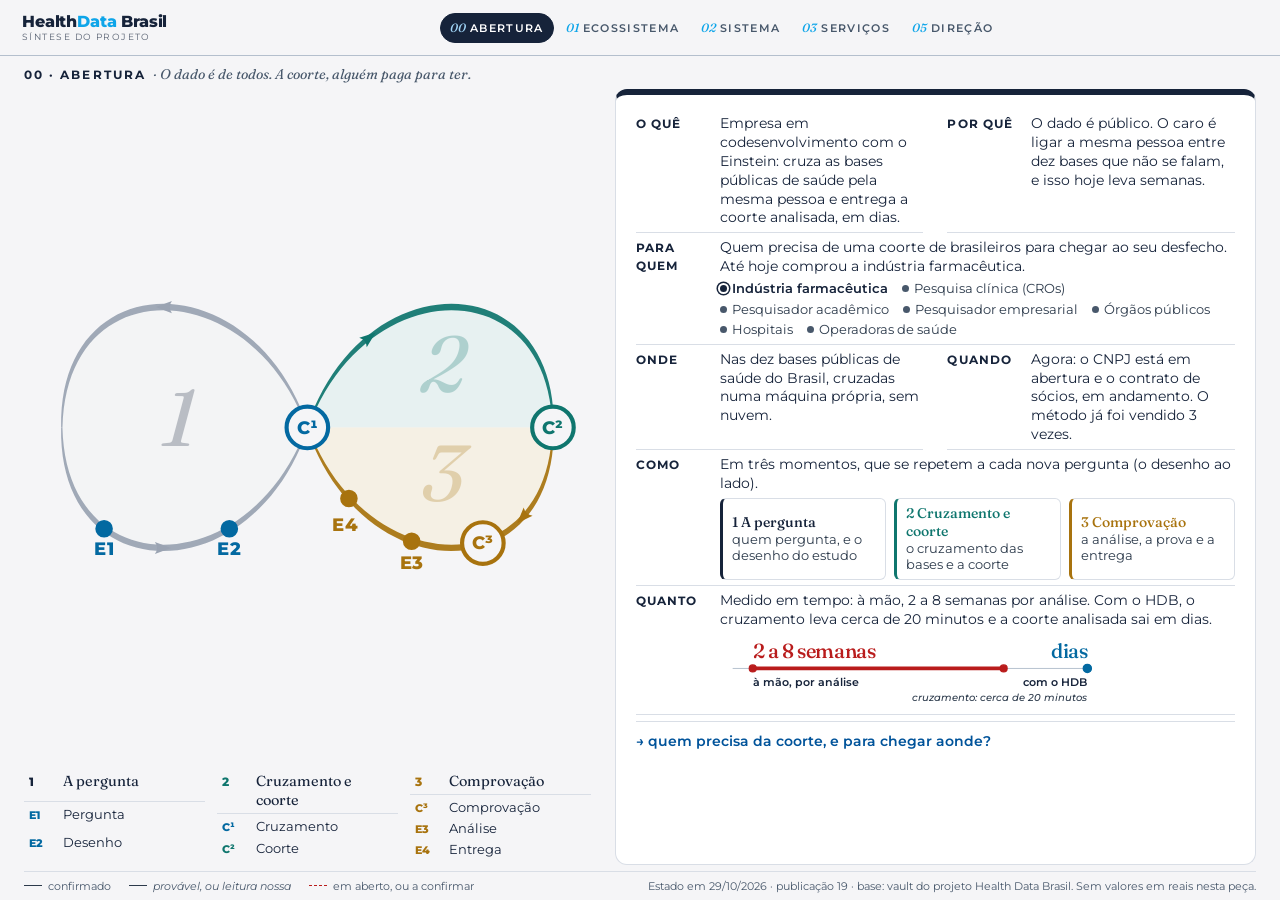
<file: sistematica/index.html>
<!doctype html><html lang="pt-BR"><head><meta charset="utf-8"><title>Health Data Brasil · síntese do projeto</title><meta name="robots" content="noindex"><meta http-equiv="refresh" content="0; url=../"><script>location.replace("../" + location.search + location.hash);</script></head><body><p>A síntese mudou de endereço: <a href="../">biodesignbrasil.github.io/hdb-site/</a></p></body></html>
</file>
<file: css/styles.css>
/* ============================================================
   Sistemática Health Data Brasil — "o dado é de todos; a coorte, alguém paga para ter" (23/10/2026)
   Irmã da Sistemática Hernia3D e da Longevidade (mesma arquitetura de camadas), com a
   identidade do HDB: papel, tinta navy, azul de ação, ouro para dinheiro, vermelho para o
   que está em aberto ou em risco. Duas cores com sentido fixo em toda a peça:
     ouro     — dinheiro que entra ou sai (pagamentos)
     vermelho — o que falta: em aberto, a confirmar, risco
   27/10/2026, noite (clareza, como a Longevidade): uma barra só, com as abas como pílulas; a pergunta
   como linha de cima; menos por tela e letra maior; o cartão da Direção com ar e a cor do bloco.
   Encaixe sem rolagem no desktop; abaixo de 1020px a página empilha.
   ============================================================ */

:root{
  --papel:#f5f5f7; --papel-2:#e9ecf1; --papel-3:#dde6f0; --tinta:#16233a; --primary:#00539a; --brand-dark:#003d73; --ceu:#0ea5e9; --ouro:#a8730e; --ouro-claro:#f6ebcf;
  --risco:#b91c1c; --risco-claro:#f8dedb; --ok:#0f766e; --ok-claro:#d9efec; --ambar:#e0a526; --ambar-claro:#fbf0d5;
  --filete:#d9dee6; --filete-forte:#b4bfcd; --cinza:#48586b; --cinza-escuro:#2c3a4b; --texto:#16233a;
  --font:"Montserrat","Segoe UI",system-ui,sans-serif;
  --serif:"Fraunces",Georgia,"Times New Roman",serif;
  --header:56px; --nav:0px;
}
*{box-sizing:border-box;margin:0;padding:0}
html,body{height:100%}
body{font-family:var(--font);background:var(--papel);color:var(--texto);line-height:1.5;overflow:hidden;-webkit-font-smoothing:antialiased}
button{font:inherit;color:inherit}

/* ---- a barra: a marca, as abas como pílulas, o anel dos três Cs ---- */
nav.barra{position:sticky;top:0;z-index:50;height:var(--header);display:flex;align-items:center;gap:18px;padding:0 22px;background:var(--papel);border-bottom:1px solid var(--filete-forte)}
.wordmark{display:flex;flex-direction:column;text-decoration:none;color:var(--tinta);flex-shrink:0;line-height:1.1}
.wm-nome{font-weight:800;font-size:16px;letter-spacing:-.01em}
.wm-nome span{color:var(--ceu)}
.wm-sub{font-size:9px;letter-spacing:.16em;text-transform:uppercase;opacity:.7;margin-top:2px}
.nav-links{flex:1 1 auto;min-width:0;display:flex;align-items:center;justify-content:center;gap:2px;overflow-x:auto;scrollbar-width:none}
.nav-links::-webkit-scrollbar{display:none}
.f-camada{cursor:pointer;font-size:11.5px;font-weight:600;letter-spacing:.16em;text-transform:uppercase;color:var(--cinza);background:transparent;
  border:1px solid transparent;border-radius:999px;padding:6px 12px;white-space:nowrap;transition:color .15s,background .15s,border-color .15s}
.f-camada small{font-family:var(--serif);font-style:italic;font-size:12px;font-weight:500;color:var(--ceu);margin-right:6px;letter-spacing:0;text-transform:none}
.f-camada:hover{color:var(--tinta);border-color:var(--filete-forte)}
.f-camada.on{background:var(--tinta);border-color:var(--tinta);color:#fff}
.f-camada.on small{color:#9fd3f5}
/* a 00 na barra como as outras, em maiúsculo (o usuário, 28/10: "00 ABERTURA com tudo em maiúsculo") */
.f-camada:focus-visible,.clicavel:focus-visible,.l-elo:focus-visible,.tempos button:focus-visible{outline:2px solid var(--primary);outline-offset:2px}
/* o checkpoint da convergência (os três Cs), acendendo por camada */
.cv-header{flex-shrink:0}
.cv-header svg{height:40px;width:auto;display:block}

/* ---- palco: a altura exata da tela ---- */
.palco{display:flex;flex-direction:column;padding:8px 24px 6px;max-width:1600px;margin:0 auto}
/* a linha de cima: o número e o nome da camada em caixa alta; a pergunta em itálico de livro */
.pergunta{flex:0 0 auto;margin:0 0 4px;font-family:var(--serif);font-style:italic;font-size:14px;color:var(--cinza)}
.pergunta b{font-family:var(--font);font-style:normal;font-size:11.5px;font-weight:700;letter-spacing:.18em;text-transform:uppercase;color:var(--tinta);margin-right:4px}
/* a manchete: a afirmação da camada, uma linha (na 00, a frase que o leitor leva, duas) */
.manchete{flex:0 0 auto;margin:0 0 8px;font-family:var(--serif);font-size:18px;font-weight:500;line-height:1.3;color:var(--tinta);max-width:120ch}
.manchete:empty{display:none}
.vistas{flex:1 1 auto;min-height:0}
.vista{display:none;height:100%;animation:surge .18s ease}
.vista.on{display:grid}
@keyframes surge{from{opacity:0}to{opacity:1}}
@media (prefers-reduced-motion:reduce){.vista{animation:none}}
.v-dupla.on{grid-template-columns:minmax(0,1fr) 420px;gap:26px}
/* a 02 abre com os dois fluxos lado a lado, na tela inteira (comparativo); um clique num deles põe o olhar em foco e divide a tela */
.v-dupla.cheia.on{grid-template-columns:minmax(0,1fr)}
.v-dupla.cheia .leitura{display:none}
.v-dupla.cheia #sis{display:none}
.v-dupla:not(.cheia) #duo{display:none}
.duo{flex:1 1 auto;min-height:0;display:grid;grid-template-columns:minmax(0,1fr) 118px minmax(0,1fr);gap:12px}
.duo svg{width:100%;height:100%;min-height:0;display:block;cursor:pointer;border-radius:9px}
.duo svg:hover{background:color-mix(in srgb,var(--cam,var(--ceu)) 6%,#fff)}
/* o relógio entre os dois olhares (29/10/2026): o tempo é o gancho e a métrica do HDB; a fatia é o cruzamento */
.relogio{display:flex;flex-direction:column;align-items:center;justify-content:flex-start;gap:4px;padding-top:28px;text-align:center}
.relogio p{margin:0}
.rl-rot{font-size:11px;font-weight:700;letter-spacing:.18em;text-transform:uppercase;color:var(--tinta)}
/* o relógio não herda a largura mínima dos esquemas (.duo svg, .cena svg) */
.duo svg.rl-svg{display:block;width:96px;height:96px;min-width:0;overflow:visible;cursor:default}
.duo svg.rl-svg:hover{background:none}
.rl-fatia{fill:color-mix(in srgb,var(--ceu) 26%,#fff)}
.rl-marca{stroke:var(--tinta);stroke-width:1.4;stroke-linecap:round}
.rl-ponteiro{stroke:var(--tinta);stroke-width:2.6;stroke-linecap:round}
.rl-ponteiro.rl-min{stroke:#0369a1;stroke-width:2}
.rl-lado{font-size:11.5px;line-height:1.25;color:var(--cinza-escuro)}
.rl-lado b{display:block;font-family:var(--serif);font-size:15px;font-weight:500}
.rl-hoje b{color:var(--risco)}
.rl-hdb b{color:#0369a1}
.rl-nota{margin-top:4px!important;font-size:11px;font-style:italic;line-height:1.3;color:var(--cinza)}
.volta-duo{display:block;cursor:pointer;background:none;border:none;padding:0;margin:0 0 4px;font-family:var(--font);font-size:13px;color:var(--primary)}
.volta-duo:hover{text-decoration:underline}
.v-dupla .leitura{position:relative}
.fecha-leitura{position:absolute;top:8px;right:12px;z-index:1;cursor:pointer;background:none;border:1px solid var(--filete-forte);border-radius:50%;width:24px;height:24px;line-height:1;font-size:16px;color:var(--cinza);padding:0}
.fecha-leitura:hover{color:var(--tinta);border-color:var(--tinta)}
/* a cor de cada camada, que pinta o cartão da leitura e a caixa da tese */
#v-contexto{--cam:var(--tinta)} #v-ecossistema{--cam:var(--ouro)} #v-sistema{--cam:var(--ceu)} #v-servicos{--cam:var(--ok)} #v-jornadas{--cam:var(--primary)}
.cena{display:flex;flex-direction:column;align-items:stretch;justify-content:center;min-height:0;height:100%;overflow:hidden}
.cena svg{flex:1 1 auto;min-height:0;height:100%;width:100%;display:block}
 /* os dois olhares: dois cartões largos, o ativo tingido com a cor da camada, como a tese das outras leituras */
/* os dois cartões, mais baixos (o usuário, 28/10: "reduza um pouco para dar mais espaço aos esquemas visuais") */
.tempos{flex:0 0 auto;display:grid;grid-template-columns:1fr 1fr;gap:12px;padding:0 0 6px}
.tempos button{cursor:pointer;text-align:left;background:#fff;border:1px solid var(--filete-forte);border-left:4px solid var(--filete-forte);border-radius:9px;padding:4px 10px 5px;display:grid;grid-template-columns:auto 1fr;gap:0 8px;align-items:baseline;color:var(--cinza-escuro);font-family:var(--font)}
.tempos button b{grid-row:span 2;font-family:var(--serif);font-size:18px;font-weight:500;color:var(--cinza);line-height:1}
.tempos button .tp-t{font-weight:700;font-size:13.5px;color:var(--tinta)}
.tempos button small{grid-column:2;font-size:12.5px;line-height:1.25;color:var(--cinza-escuro)}
.tempos button small b{grid-row:auto;font-family:var(--font);font-size:12.5px;font-weight:700;color:var(--tinta)}
.tempos button:hover{border-color:var(--cinza)}
.tempos button.on{background:color-mix(in srgb,var(--cam,var(--ceu)) 12%,#fff);border-color:var(--cam,var(--ceu))}
.tempos button.on b{color:var(--cam,var(--ceu))}
.leitura,.painel{min-height:0;height:100%;overflow:hidden}
/* quando nem a 0,82 cabe, o cartão rola por dentro em vez de encolher mais */
.leitura.rola,.painel.rola{overflow-y:auto;scrollbar-width:thin}
/* a leitura é um cartão (molde: a Longevidade): fundo branco, cantos arredondados, a cor da camada no alto */
.leitura{background:#fff;border:1px solid var(--filete);border-top:6px solid var(--cam,var(--tinta));border-radius:12px;padding:14px 20px 16px}
.ajusta{transform-origin:top left}

.legenda-procedencia{flex:0 0 auto;display:flex;flex-wrap:wrap;gap:6px 18px;align-items:center;margin-top:6px;padding-top:6px;
  border-top:1px solid var(--filete);font-size:11px;color:var(--cinza)}
.legenda-procedencia .lp-bmc{font-style:italic}
.lp{display:inline-flex;align-items:center;gap:6px}
.lp::before{content:"";width:18px;height:0;border-top:1.5px solid var(--cinza-escuro)}
.lp-prov{font-style:italic}
.lp-aberto::before{border-top-style:dashed;border-color:var(--risco)}
.lp-fonte{margin-left:auto}

/* ---- leitura: texto em filetes, sem caixas ---- */
.bloco{padding:0 0 12px;margin-bottom:12px;border-bottom:1px solid var(--filete)}
.bloco:last-of-type{border-bottom:none}
.bloco h3{font-family:var(--serif);font-size:20px;font-weight:500;color:var(--tinta);line-height:1.2;letter-spacing:-.01em;margin-bottom:6px}
.bloco p{font-size:14.5px;color:var(--cinza-escuro);line-height:1.5}
.rotulo{font-size:11.5px;font-weight:600;letter-spacing:.14em;text-transform:uppercase;color:var(--cinza);margin-bottom:6px;display:flex;align-items:center;gap:8px}
.achado{margin-bottom:10px}
.achado:last-child{margin-bottom:0}
.achado b{display:block;font-family:var(--font);font-size:14.5px;font-weight:600;color:var(--tinta);line-height:1.25;margin-bottom:2px}
.achado span{font-size:14px;color:var(--cinza-escuro)}
/* o achado curto: título e texto numa escala menor, para as listas dentro de uma ficha */
.achado.mini{margin-bottom:4px}
.achado.mini b{font-size:13px;margin-bottom:0}
.achado.mini span{font-size:12.5px;line-height:1.3}
/* a tese da camada: a primeira leitura, numa caixa na cor da camada (como o pedido ao Einstein no cartão da Direção) */
.achado.tese{padding:10px 14px 11px;border-radius:9px;background:color-mix(in srgb,var(--cam,var(--tinta)) 12%,#fff);border-left:4px solid var(--cam,var(--tinta));margin-bottom:12px}
.achado.tese b{font-family:var(--serif);font-size:18px;font-weight:500;line-height:1.3;margin-bottom:3px}
.achado.tese span{font-size:14px}
.ficha dl{display:grid;grid-template-columns:auto 1fr;gap:3px 12px;font-size:14px;margin-top:8px}
.ficha dt{color:var(--cinza)}
.risco{margin-top:8px;font-size:14px;color:var(--risco);padding-left:10px;border-left:2px solid var(--risco)}
.dica{font-size:13px;color:var(--cinza);font-style:italic;margin-top:8px}

/* procedência: provável em itálico, em aberto tracejado e vermelho */
.c-provavel{font-style:italic}
.tag{display:inline-block;font-size:12px;font-weight:600;padding:0 8px;border-radius:999px;border:1px solid;white-space:nowrap;line-height:1.7}
.conf{font-size:9.5px;font-weight:700;letter-spacing:.1em;text-transform:uppercase;padding:0 6px;border-radius:3px;line-height:1.8}
.conf-confirmado{color:var(--ok);border:1px solid #0F7A6466}
.conf-provavel{color:var(--ouro);border:1px solid #A8730E66;font-style:italic}
.conf-aberto{color:var(--risco);border:1px dashed var(--risco)}
.st{font-size:9.5px;font-weight:700;letter-spacing:.1em;text-transform:uppercase;padding:0 6px;border-radius:3px;line-height:1.8}
.st-feito{color:#fff;background:#14804A}
.st-parcial{color:#5a4200;background:var(--ambar)}
.st-aberto{color:var(--cinza);border:1px dashed var(--cinza)}

.lista{list-style:none}
.lista li{font-size:13px;padding:3px 8px;border-left:3px solid transparent;cursor:pointer;color:var(--cinza-escuro);line-height:1.35}
.lista li:hover{background:var(--papel-2)}
.lista li.on{background:var(--ouro-claro);color:var(--texto)}
.lista li.t-confirmar{font-style:italic}
.lista li.t-beneficio{color:var(--cinza)}
.lista li b{color:var(--tinta);font-weight:600}
.l-elo{display:block;width:100%;text-align:left;cursor:pointer;background:none;border:none;border-top:1px solid var(--filete);margin-top:4px;padding:9px 0 0;font-family:var(--font);
  font-size:13.5px;font-weight:600;color:var(--primary);text-decoration:none}
.l-elo:hover{color:var(--ouro)}
.l-elo.inline{display:inline;width:auto;padding:0;font-size:13.5px;font-style:normal}


/* ---- svg comum ---- */
svg text{font-family:var(--font)}
.clicavel{cursor:pointer}
.nota-svg{font-size:10px;fill:var(--cinza);font-style:italic}

/* ---- 01 · ecossistema: os atores → o HDB, em codesenvolvimento com o Einstein → os desfechos (29/10/2026) ---- */
.col-rot{font-size:10.5px;font-weight:700;letter-spacing:.2em;fill:var(--tinta)}
.col-sub{font-size:10.5px;fill:var(--cinza);font-style:italic}
.col-fio{stroke:var(--filete)}
.ator rect{fill:#fff;stroke:var(--tinta);stroke-width:1.1}
.ator.c-aberto rect{stroke-dasharray:5 4;stroke:var(--risco)}
.ator.projeto rect{fill:var(--tinta)}
.ator.projeto text{fill:#fff!important}
.ator.dentro rect{fill:var(--papel-3)}
.ator.ganha rect{fill:var(--ok-claro);stroke:#0F7A6488}
.ator.rival rect{fill:var(--papel-2);stroke:var(--filete-forte)}
.ator text.nome{font-size:12px;font-weight:700;fill:var(--tinta);letter-spacing:.02em}
.ator text.papel{font-size:10px;fill:var(--cinza)}
.ator.c-provavel text.papel{font-style:italic}
.ator.c-aberto text.papel{fill:var(--risco)}
.ator:hover rect{stroke:var(--primary);stroke-width:2}
.ator.on rect{stroke:var(--primary);stroke-width:2.6}
.seta{fill:none;stroke-width:1.8;opacity:.45;transition:opacity .2s}
.seta.t-confirmar{stroke-dasharray:7 5}
.seta.t-beneficio{stroke-dasharray:1.5 5;stroke-linecap:round;stroke-width:2.4}
.seta.on{opacity:1;stroke-width:2.8}
.seta.apaga{opacity:.07}
/* o número da seta, numa camada acima das caixas; o mesmo número abre a linha na leitura */
.rot-seta{opacity:0;pointer-events:none;transition:opacity .2s}
.rot-seta.on{opacity:1}
.rot-seta circle{stroke:var(--papel);stroke-width:2}
.rot-seta text{fill:#fff;font-size:10.5px;font-weight:700}
.lista li .n{display:inline-block;min-width:16px;height:16px;border-radius:50%;color:#fff;font-size:11px;font-weight:700;text-align:center;line-height:16px;margin-right:6px;vertical-align:1px}
.lista li .cs-mini{margin-left:6px;font-size:12px;font-weight:700;color:var(--cinza);white-space:nowrap}
/* o comparativo com o concorrente, nas palavras dos fundadores */
.compara{width:100%;border-collapse:collapse;font-size:12.5px;line-height:1.3;margin-top:0}
.compara th,.compara td{text-align:left;vertical-align:top;padding:3px 6px 3px 0;border-top:1px solid var(--filete)}
.compara thead th{border-top:0;font-size:11.5px;letter-spacing:.09em;text-transform:uppercase;color:var(--cinza);padding-bottom:2px}
.compara tbody th{font-family:var(--serif);font-weight:500;color:var(--tinta);white-space:nowrap;width:1%}
.compara td:nth-child(2){color:var(--tinta);font-weight:600}
.compara td:nth-child(3){color:var(--cinza-escuro)}
.faixa{fill:var(--papel-2)}
.faixa-rot{font-size:10px;font-weight:700;letter-spacing:.18em;fill:var(--cinza-escuro)}
/* 29/10/2026: o desfecho de cada ator, à direita, e o fio do HDB até ele */
.ator.desfecho rect{fill:var(--ok-claro);stroke:#0F7A6488}
.ator text.desf{font-size:12px;fill:var(--tinta)}
.ator.desfecho.c-provavel text.desf,.ator.desfecho.c-aberto text.desf{font-style:italic}
.fio-desfecho{fill:none;stroke:var(--ok);stroke-width:1.2;opacity:.35;transition:opacity .2s}
.fio-desfecho.on{opacity:1;stroke-width:2.2}
.fio-desfecho.apaga{opacity:.07}
.desf-txt{font-family:var(--serif);font-size:16px!important;color:var(--tinta)!important;line-height:1.35}
/* o site do concorrente no quadro à direita: ao vivo a 40 % (cabe inteiro) ou o print do dia */
.embed-janela{display:block;position:relative;height:160px;overflow:hidden;border:1px solid var(--filete-forte);border-radius:8px;background:var(--papel)}
.embed-janela iframe{position:absolute;top:0;left:0;width:250%;height:250%;border:0;transform:scale(.4);transform-origin:0 0}
.embed-janela img{display:block;width:100%;height:100%;object-fit:cover;object-position:top}
.embed-nota{margin-top:6px;font-size:12.5px!important;line-height:1.35!important}
.embed-pe{margin-top:4px;font-size:12.5px!important;color:var(--cinza)!important}
.embed-pe a{color:var(--primary);font-weight:600;text-decoration:none}
.embed-pe a:hover{text-decoration:underline}
.alterna{display:flex;gap:6px;margin:0 0 10px}
.alterna button{cursor:pointer;font-family:var(--font);font-size:12px;font-weight:600;letter-spacing:.06em;color:var(--cinza-escuro);background:#fff;border:1px solid var(--filete-forte);border-radius:999px;padding:3px 11px}
.alterna button:hover{border-color:var(--tinta);color:var(--tinta)}
.alterna button.on{background:var(--tinta);border-color:var(--tinta);color:#fff}

/* ---- 02 · sistema: das bases públicas à coorte ---- */
/* as três bandas do sistema dos Cs (clicáveis); as caixas dentro deixam o clique passar */
.banda rect{fill:#fff;stroke:var(--filete-forte);stroke-width:1.2;transition:stroke-width .15s,fill .15s}
.banda-C1 rect{stroke:var(--ceu)}.banda-C2 rect{stroke:var(--ok)}.banda-C3 rect{stroke:var(--ouro)}
.banda:hover rect,.banda.on rect{stroke-width:2.4}
.banda.on rect{fill:#f3f6fa}
.banda-rot{font-size:11px;font-weight:800;letter-spacing:.14em}
.banda-C1 .banda-rot{fill:var(--ceu-ink,#0369a1)}.banda-C2 .banda-rot{fill:var(--ok)}.banda-C3 .banda-rot{fill:var(--ouro)}
.banda-verbo{font-size:9.5px;letter-spacing:.14em;text-transform:uppercase;fill:var(--cinza)}
.chip-e rect{fill:var(--papel);stroke:var(--filete)}
.chip-e text{font-size:8.5px;font-weight:700;fill:var(--cinza-escuro)}
#sis .no{pointer-events:none}
.no-saida.a-construir rect{stroke:var(--risco);stroke-dasharray:5 4}
.no-saida.a-construir text{fill:var(--risco)}
.fio-c{fill:none;stroke:var(--tinta);stroke-width:2}
.ponta-c{fill:var(--tinta)}
.construir-rot{font-size:10px;font-weight:700;fill:var(--risco);letter-spacing:.08em}
.base rect{fill:#fff;stroke:var(--tinta);stroke-width:1.1}
.base.c-provavel rect{stroke-dasharray:5 4}
.base text.nome{font-size:12px;font-weight:700;fill:var(--tinta)}
.base text.dom{font-size:9.5px;fill:var(--cinza);letter-spacing:.06em}
.base.c-provavel text.dom{font-style:italic}
.base:hover rect,.base.on rect{stroke:var(--primary);stroke-width:2.4}
.no rect{rx:6}
.no text.t{font-size:12.5px;font-weight:700}
.no text.s{font-size:10.5px}
.no-hoje rect{fill:var(--risco-claro);stroke:var(--risco);stroke-width:1.4}
.no-hoje text{fill:var(--risco)}
.no-hdb rect{fill:var(--tinta);stroke:var(--tinta)}
.no-hdb text{fill:#fff}
.no-saida rect{fill:#fff;stroke:var(--filete-forte)}
.no-saida text.t{fill:var(--tinta)}.no-saida text.s{fill:var(--cinza)}
.no-saida.ok rect{fill:var(--ok-claro);stroke:var(--ok)}
.fio-hoje{fill:none;stroke:var(--cinza);stroke-width:1.1;stroke-dasharray:4 4;opacity:.7}
.fio-hdb{fill:none;stroke:var(--primary);stroke-width:1.5;opacity:.7}
.fio-ouro{fill:none;stroke:var(--ouro);stroke-width:2.2}
.ponta{fill:var(--ouro)}
.ponta-azul{fill:var(--primary)}
.tempo-rot{font-weight:700;font-size:12px;letter-spacing:.12em;text-transform:uppercase;fill:var(--cinza-escuro)}
.tempo-rot.risco{fill:var(--risco)}
.dois{display:grid;grid-template-columns:1fr 1fr;gap:12px}
.dois h5{font-size:11px;letter-spacing:.14em;text-transform:uppercase;margin:0 0 4px;color:var(--cinza)}
.dois h5.risco{color:var(--risco)}.dois h5.ok{color:var(--ok)}
.dois p{font-size:13.5px}

/* ---- 03 · serviços: matriz de cobertura ---- */
/* ---- 03 · serviços (28/10/2026): o portfólio no molde da Longevidade: as linhas clínicas em cima, um cartão por pacote ---- */
.v-cheia.on{display:block}
.pf-rot{font-size:11.5px;font-weight:700;letter-spacing:.09em;text-transform:uppercase;color:var(--cinza);margin-right:10px}
.pf-linhas{display:flex;align-items:center;flex-wrap:wrap;gap:6px 10px;padding:8px 0 0;border-top:1px solid var(--filete);margin-top:8px}
.pf-chips{display:flex;flex-wrap:wrap;gap:6px}
.pf-linha{display:inline-flex;align-items:baseline;gap:8px;padding:3px 10px;border-radius:9px;border:1px solid;font-size:13px;line-height:1.5;background:#fff}
.pf-linha b{font-weight:700;color:var(--tinta)}
.pf-linha i{font-style:italic;font-size:11.5px;color:var(--cinza-escuro)}
.pf-ok{border-color:var(--ok);background:var(--ok-claro)}
.pf-ceu{border-color:var(--ceu)}
.pf-ouro{border-color:var(--ouro);background:var(--ouro-claro)}
.pf-cinza{border-color:var(--filete-forte)}
.pf-cinza b{color:var(--cinza)}
.pf-trac{border-style:dashed}
/* os três pacotes na largura inteira, cada um completo (28/10: "dê maior enfoque de tamanho e tela aos três itens do portfólio") */
.pf-grade{display:grid;grid-template-columns:repeat(3,minmax(0,1fr));gap:14px;align-items:stretch}
.pf-cartao{background:#fff;border:1px solid var(--filete);border-top:5px solid var(--cam);border-radius:12px;padding:12px 16px 12px;display:flex;flex-direction:column;gap:4px}
.pf-cartao.on{border-color:var(--tinta);border-top-color:var(--cam)}
.pf-cartao.c-aberto{border-style:dashed}
.pf-cartao h3{font-family:var(--serif);font-size:19px;font-weight:500;margin:0;line-height:1.2;color:var(--tinta)}
.pf-sub{display:block;font-size:11px;font-weight:700;letter-spacing:.08em;text-transform:uppercase;color:var(--cinza);margin-bottom:1px}
.pf-quem{margin:0;font-size:14px;color:var(--tinta);font-weight:600;line-height:1.3}
.pf-desc{margin:0;font-size:14px;color:var(--cinza-escuro);line-height:1.4}
.pf-conta{margin:3px 0 0;font-size:11.5px;font-weight:700;letter-spacing:.06em;text-transform:uppercase;color:var(--cinza)}
.pf-conta b{color:var(--ok)}
.pf-conta i{font-style:normal;color:var(--ouro)}
.pf-base{margin:4px 0 0;padding:4px 8px;border:1px dashed var(--primary);border-radius:6px;font-size:13.5px;font-weight:600;color:var(--primary)}
.pf-mais{margin:2px 0 0;font-size:11px;font-weight:700;letter-spacing:.06em;text-transform:uppercase;color:var(--primary)}
.pf-c{margin:6px 0 0;font-size:11.5px;font-weight:700;letter-spacing:.08em;text-transform:uppercase;color:var(--cor)}
.pf-lista{list-style:none;margin:0;padding:0}
.pf-lista li{font-size:14px;line-height:1.3;padding:1px 0 1px 10px;border-left:3px solid var(--cor);margin:3px 0;color:var(--tinta)}
.pf-lista li.pf-abrir{font-style:italic;color:var(--cinza-escuro);border-left-style:dashed}
.pf-destrava{margin:auto 0 0;padding-top:8px;border-top:1px solid var(--filete);font-size:13.5px}
.pf-mod{display:inline-block;font-size:11.5px;font-weight:600;padding:0 7px;border-radius:999px;background:var(--papel-2);color:var(--tinta);margin:2px 3px 0 0}
.pf-pe{margin:0;display:flex;gap:6px;align-items:center;flex-wrap:wrap}
.pf-rodape{display:flex;flex-wrap:wrap;justify-content:space-between;align-items:center;gap:4px 18px;margin-top:8px}
.pf-leg{margin:0;font-size:12.5px;color:var(--cinza-escuro);display:flex;flex-wrap:wrap;gap:4px 10px;align-items:center}
.pf-rodape .pf-linhas{border:0;padding:0;margin:0}
.pf-leg-c{font-weight:700;color:var(--cor);padding-left:8px;border-left:3px solid var(--cor)}
.pf-leg .l-elo{margin-left:auto}
.pf-achados{margin:4px 0 0;display:flex;flex-wrap:wrap;gap:4px 12px;align-items:baseline;font-size:13px}
.pf-ach{color:var(--cinza-escuro)}
.pf-ach b{color:var(--tinta);font-weight:600}
.pf-revela{margin:6px 0 0;padding:6px 0 0;border-top:1px solid var(--filete);display:flex;justify-content:flex-end}
.pf-revela .l-elo{width:auto;margin:0;border-top:0;padding:0;flex:0 0 auto}

/* ---- 04 · jornadas: o blueprint ---- */
.bp-pe{display:flex;justify-content:space-between;align-items:baseline;gap:16px;margin-top:6px;font-size:12px;font-style:italic;color:var(--cinza);line-height:1.35}
.bp-pe .l-elo{flex:0 0 auto;width:auto;margin:0;font-style:normal}
.bp{display:grid;grid-template-columns:100px repeat(6,minmax(0,1fr));font-size:12.5px;color:var(--cinza-escuro)}
.bp>div{padding:4px 6px;border-bottom:1px solid var(--filete);line-height:1.3}
.bp .bp-zona{font-size:11px;font-weight:700;letter-spacing:.18em;color:var(--cinza);text-align:center;border-bottom:2px solid var(--primary);padding:0 0 4px}
.bp .bp-zona.depois{color:var(--risco);border-bottom:2px dashed var(--risco)}
.bp .bp-zona.vazio{border-bottom:none}
.bp-lin{font-size:9.5px;font-weight:700;letter-spacing:.12em;text-transform:uppercase;color:var(--cinza)}
.bp-cab{text-align:center}
.bp-cab small{display:block;font-size:9.5px;color:var(--cinza)}
.bp-cab b{display:block;font-family:var(--font);font-size:14px;font-weight:700;color:var(--tinta);line-height:1.2}
.bp .depois{background:#A8730E0D}
.bp-palco{color:var(--texto);font-weight:500}
.bp-palco.inf{font-style:italic;font-weight:400}
.bp .bp-vis{grid-column:1/-1;padding:2px 0;border-bottom:1.5px dashed var(--tinta);position:relative;height:10px}
.bp-vis span{position:absolute;right:0;top:-2px;background:var(--papel);padding-left:8px;font-size:9px;font-weight:700;letter-spacing:.16em;color:var(--tinta)}
.bp-risco{color:var(--risco)}
.bp-risco.vazio{color:var(--filete-forte)}
.chips{display:flex;flex-wrap:wrap;gap:3px;align-items:flex-start;align-content:flex-start}
.chips .tag{font-size:11px;padding:0 6px}

/* ---- 26/10 · método Goh: quem não ouvimos, passagens, esperas ---- */
.relacoes summary{cursor:pointer;list-style:none}
.relacoes summary::-webkit-details-marker{display:none}
.relacoes summary::before{content:"+";font-family:var(--serif);font-size:14px;letter-spacing:0;color:var(--ceu)}
.relacoes[open] summary::before{content:"−"}
.passagem{margin-top:10px;padding-top:8px;border-top:1px solid var(--filete);font-size:13.5px;color:var(--cinza-escuro)}
.passagem b{color:var(--tinta);margin-right:4px}
.passagem span{font-weight:600;color:var(--tinta)}
.passagem.c-aberto span{color:var(--risco);font-style:italic}
.passagem.c-provavel span{font-style:italic}
.pas-quem{font-size:10px;font-weight:600;fill:var(--risco);font-style:italic}
.bp-espera{display:flex;align-items:center;justify-content:center;gap:5px;margin-top:3px;font-size:11px;font-style:italic;color:var(--ouro)}
.bp-espera i{flex:none;width:9px;height:9px;border-radius:50%;border:1.5px solid var(--ouro)}

/* ---- 05 · direção: a conclusão, as três respostas e o modelo de negócio (molde: a Longevidade) ----
   À esquerda, pouco e grande: a conclusão em serifa, as três respostas numeradas, uma linha da lei do mínimo, o quadro.
   À direita, um cartão com ar: o pedido ao Einstein na cor do bloco, o que temos e o que falta definir, o que já sabemos e o que falta. */
.v-direcao.on{display:block}
.bmc-dir{display:grid;grid-template-columns:440px minmax(0,1fr);gap:26px;align-items:stretch}
.bmc-col{display:flex;flex-direction:column;gap:12px}
.dc-conc{padding:0 0 2px}
.dc-frase{font-family:var(--serif);font-size:19px;line-height:1.3;color:var(--tinta);margin:0 0 10px}
.dc-tres{list-style:none;margin:0;padding:0;display:flex;flex-direction:column;gap:4px}
.dc-tres li{margin:0}
.dc-resp{display:grid;grid-template-columns:18px 1fr;gap:9px;align-items:start;width:100%;text-align:left;background:none;border:0;padding:2px 0;cursor:pointer;color:var(--tinta);font-size:14.5px;line-height:1.35}
.dc-resp i{display:flex;align-items:center;justify-content:center;width:18px;height:18px;margin-top:1px;border-radius:50%;background:var(--tinta);color:var(--papel);font-style:normal;font-size:11px;font-weight:700}
.dc-resp span{font-family:var(--serif);font-size:15.5px;font-weight:500}
.dc-resp:hover span{color:var(--primary)}
.dc-tres li.minimo .dc-resp span{color:var(--risco)}
.dc-min{display:inline-block;margin-left:6px;font-family:var(--font);font-style:normal;font-size:9px;font-weight:700;letter-spacing:.1em;text-transform:uppercase;color:var(--risco);border:1px dashed var(--risco);border-radius:3px;padding:0 6px;line-height:1.8;vertical-align:2px;white-space:nowrap}
.dc-limite{margin:8px 0 0;padding:8px 0 0;border-top:1px solid var(--filete);font-size:13.5px;line-height:1.45;color:var(--cinza-escuro)}
.dc-limite b{display:block;font-size:11px;font-weight:700;letter-spacing:.18em;text-transform:uppercase;color:var(--cinza);margin-bottom:2px}
.pc-resp{font-weight:700;color:var(--tinta);letter-spacing:.08em}
.bmc{display:grid;grid-template-columns:repeat(10,minmax(0,1fr));grid-template-rows:70px 70px 46px;gap:5px}
.bmc-b{min-width:0;overflow:hidden;display:flex;align-items:flex-start;text-align:left;cursor:pointer;padding:6px 7px;border-radius:6px;
  background:color-mix(in srgb,var(--pv) 14%,#fff);border:1px solid var(--filete);border-top:3px solid var(--pv);color:var(--tinta);transition:background .15s,border-color .15s}
.bmc-b:hover{border-color:var(--filete-forte);border-top-color:var(--pv);background:color-mix(in srgb,var(--pv) 22%,#fff)}
.bmc-b.on{background:color-mix(in srgb,var(--pv) 34%,#fff);border-color:var(--tinta);border-top-color:var(--tinta);box-shadow:0 0 0 2px rgba(22,35,58,.14)}
.bmc-tit{font-size:13.5px;font-weight:600;line-height:1.2;min-width:0}
.bmc-tit i{display:flex;align-items:center;justify-content:center;width:16px;height:16px;margin:0 0 4px;border-radius:50%;
  background:var(--tinta);color:var(--papel);font-style:normal;font-size:9.5px;font-weight:700}
.bmc-col .dica{margin-top:0}
.pv-cards{display:grid}
.pv-cards>.pv-card{grid-area:1/1;visibility:hidden}
.pv-cards>.pv-card.on{visibility:visible}
.pv-card{display:flex;flex-direction:column;gap:14px;padding:16px 20px 18px;border-radius:12px;background:#fff;border:1px solid var(--filete);border-top:6px solid var(--pv)}
.pc-cab{display:flex;flex-direction:column;gap:2px}
.pc-eyebrow{display:flex;align-items:center;flex-wrap:wrap;gap:8px;font-size:11.5px;font-weight:600;letter-spacing:.14em;text-transform:uppercase;color:var(--cinza)}
.pc-tit{font-family:var(--serif);font-size:23px;font-weight:500;line-height:1.15;color:var(--tinta)}
.pc-rot{display:flex;align-items:center;gap:7px;margin:0 0 5px;font-size:11.5px;font-weight:600;letter-spacing:.12em;text-transform:uppercase;color:var(--cinza)}
.pc-rot span{display:inline-block;min-width:18px;padding:0 6px;border-radius:999px;background:var(--papel-2);font-family:var(--font);font-size:11px;letter-spacing:0;text-align:center;color:var(--tinta)}
.pc-pede{padding:12px 16px 13px;border-radius:9px;background:color-mix(in srgb,var(--pv) 16%,#fff);border-left:4px solid var(--pv)}
.pc-pede .pc-rot{color:var(--tinta);opacity:.75}
.pc-pede p:not(.pc-rot){font-family:var(--serif);font-size:18px;line-height:1.38;color:var(--tinta)}
.pc-dupla,.pc-listas{display:grid;grid-template-columns:1fr 1fr;gap:24px}
.pc-listas{padding-top:12px;border-top:1px solid var(--filete)}
.pc-txt{font-size:14.5px;line-height:1.5;color:var(--cinza-escuro)}
.pc-cond{font-size:13.5px;color:var(--cinza-escuro);padding:6px 0;border-top:1px solid var(--filete)}
.pc-cond b{color:var(--tinta)}
.pc-ul{list-style:none;display:flex;flex-direction:column;gap:8px}
.pc-ul li{position:relative;padding-left:15px;font-size:14px;line-height:1.4;color:var(--cinza-escuro)}
.pc-ul li::before{content:"";position:absolute;left:0;top:7px;width:6px;height:6px;border-radius:50%;background:var(--pv)}
.pc-ul li b{display:block;font-weight:600;color:var(--tinta)}
.pc-ul li small{display:block;margin-top:2px;font-size:12.5px;color:var(--cinza)}
.pc-ul li.pc-ouvir::before{background:none;border:1px dashed var(--risco)}
.pc-ul li.pc-vazio{font-style:italic;color:var(--cinza)}
.pc-ul li.pc-vazio::before{background:var(--filete)}
.pc-ver{font-size:12.5px;padding-top:1px}
.pc-pontos .pc-rot{margin-bottom:2px}
.pc-pontos ol{list-style:none;display:flex;flex-wrap:wrap;gap:3px 14px;padding:0}
.pc-pontos li{display:inline-flex;align-items:center;gap:6px;font-size:13.5px}
.pc-pontos li i{flex:none;width:9px;height:9px;border-radius:50%;background:var(--ok)}
.pc-pontos li.foco i{outline:1.5px solid var(--ok);outline-offset:2px}
.pc-pontos li b{color:var(--tinta);font-weight:600}
.pc-pontos li small{font-size:12px;color:var(--cinza);line-height:1.3}
.pc-conta{font-size:13.5px;padding-top:8px;border-top:1px solid var(--filete)}
.pc-conta a{color:var(--ouro);text-decoration:none;border-bottom:1px solid var(--ouro-claro)}
.pc-conta a:hover{border-bottom-color:var(--ouro)}

/* ---- 00 · contexto (28/10/2026): o laço dos três momentos à esquerda (figura + legenda), a história à direita, em uma tela ---- */
.v-contexto.on{grid-template-columns:minmax(360px,46%) minmax(0,1fr);gap:24px}
/* o desenho toma toda a altura que sobra (largura e altura, o que limitar primeiro); a legenda em três colunas logo abaixo e a linha de leitura no pé.
   Antes a legenda ficava ao lado e a figura saía com 400 px de largura ("não tivemos ganho de tamanho", o usuário, 28/10) */
.cena-ctx{align-items:stretch;justify-content:flex-start;gap:8px;padding:4px 0}
.laco-linha{flex:1 1 auto;min-height:0;display:flex;flex-direction:column;align-items:stretch;gap:8px;width:100%}
/* o oito compacto tem 300 × 170; a largura manda, e a altura da tela é o teto */
.laco{flex:1 1 auto;min-height:0;min-width:0;width:100%;container-type:inline-size}
.laco .lc-svg{display:block;width:100%;height:100%;overflow:visible;font-family:var(--font)}
/* halo de papel atrás de toda letra: onde um contorno passa perto, a letra ganha */
.laco .lc-svg text{paint-order:stroke;stroke:var(--papel);stroke-width:2.4px;stroke-linejoin:round}
/* o laço como desenho de pena: os arcos são fitas (caminhos fechados que engrossam no meio), a volta um pontilhado de tinta, os numerais itálicos de capítulo */
.lc-reg{fill:color-mix(in srgb,var(--tinta) 5%,#fff);stroke:none;cursor:pointer;transition:fill .3s,opacity .3s;outline:none}
.lc-reg-coorte{fill:color-mix(in srgb,#0f766e 10%,#fff)}
.lc-reg-prova{fill:color-mix(in srgb,#a8730e 11%,#fff)}
.lc-reg:hover,.lc-reg:focus-visible,.lc-reg.on{fill:color-mix(in srgb,var(--tinta) 13%,#fff)}
.lc-reg-coorte:hover,.lc-reg-coorte:focus-visible,.lc-reg-coorte.on{fill:color-mix(in srgb,#0f766e 20%,#fff)}
.lc-reg-prova:hover,.lc-reg-prova:focus-visible,.lc-reg-prova.on{fill:color-mix(in srgb,#a8730e 22%,#fff)}
.lc-reg.dim{opacity:.55}
.lc-arco{stroke:none;pointer-events:none;opacity:.92}
.lc-arco.lc-aberta{opacity:.8}
.lc-seta{pointer-events:none}
.lc-num{font-family:var(--serif);font-style:italic;font-size:42px;font-weight:400;opacity:.26;pointer-events:none;stroke:none!important}
.lc-sg{font-size:9.5px;font-weight:800;letter-spacing:.02em;pointer-events:none}
.lc-no{cursor:pointer;outline:none}
.lc-no circle{fill:var(--papel);stroke:var(--cor);stroke-width:2.2;transition:fill .2s,stroke-width .2s}
.lc-no:hover circle,.lc-no:focus-visible circle,.lc-no.on circle{fill:#fff;stroke-width:3}
.lc-nt{font-size:9.5px;font-weight:800;fill:var(--cor);pointer-events:none}
.lc-etapa{cursor:pointer;outline:none}
.lc-etapa .lc-ponto{stroke-width:1.3;transition:r .15s}
.lc-etapa:hover .lc-ponto,.lc-etapa:focus-visible .lc-ponto,.lc-etapa.on .lc-ponto{r:5.5}
.lc-guia{fill:none;stroke:var(--filete-forte);stroke-width:.9;stroke-dasharray:1.6 2.2}
@container (max-width:300px){.lc-sg{display:none}}
/* a legenda ao lado: três grupos, um por momento; cada linha é um botão que acende a sua parte na figura */
.laco-leg{flex:0 0 auto;width:100%;display:grid;grid-template-columns:repeat(3,minmax(0,1fr));gap:4px 12px;align-content:start}
.lg-grupo{display:grid;gap:1px}
.lg-titulo,.lg-item{all:unset;display:grid;grid-template-columns:30px 1fr;align-items:baseline;column-gap:4px;font-family:var(--font);font-size:12.5px;line-height:1.3;color:var(--tinta);cursor:pointer;padding:2px 5px;border-radius:5px;transition:background .2s}
.lg-titulo{font-family:var(--serif);font-size:14.5px;border-bottom:1px solid var(--filete);border-radius:5px 5px 0 0;padding-bottom:3px;margin-bottom:2px}
.lg-titulo b{font-family:var(--font);font-size:12px;font-weight:800;color:var(--cor)}
.lg-item b{font-size:11px;font-weight:800;color:var(--cor);letter-spacing:.03em}
.lg-item:hover,.lg-item.on,.lg-titulo:hover,.lg-titulo.on{background:color-mix(in srgb,var(--cor) 11%,#fff)}
.lg-item:focus-visible,.lg-titulo:focus-visible{outline:2px solid var(--cor);outline-offset:1px}
/* a abertura em sete perguntas (5W2H), molde da Longevidade: rótulo à esquerda, resposta à direita, em duas colunas; "como" e "quanto" na largura inteira */
.w5h{margin:0 0 6px;padding:0;display:grid;grid-template-columns:1fr 1fr;column-gap:24px}
.w5{display:grid;grid-template-columns:74px 1fr;gap:10px;padding:5px 0;border-bottom:1px solid var(--filete)}
.w5 dt{font-size:11.5px;font-weight:700;letter-spacing:.1em;text-transform:uppercase;color:var(--cam,var(--tinta));padding-top:2px}
.w5 dd{margin:0;font-size:13.5px;line-height:1.4;color:var(--tinta)}
.w5-quem,.w5-como,.w5-quanto{grid-column:1/-1}
/* os cinco compradores como pontos numa linha (só o nome; a motivação vive na Direção): a farmacêutica, em foco, circulada */
.w5-pes{display:flex;flex-wrap:wrap;gap:3px 14px;margin-top:4px}
.w5-pes i{font-style:normal;font-size:12.5px;color:var(--cinza-escuro)}
.w5-pes i::before{content:"";display:inline-block;width:7px;height:7px;margin-right:5px;border-radius:50%;background:var(--cinza);vertical-align:1px}
.w5-pes i.foco{color:var(--tinta);font-weight:600}
.w5-pes i.foco::before{background:var(--cam,var(--tinta));box-shadow:0 0 0 2px #fff,0 0 0 3.5px var(--cam,var(--tinta))}
.w5-passos{display:grid;grid-template-columns:repeat(3,1fr);gap:8px;margin-top:5px}
.w5-passo{all:unset;cursor:pointer;display:block;font-family:var(--font);font-size:12.5px;line-height:1.3;color:var(--cinza-escuro);padding:5px 9px;border:1px solid var(--filete);border-left:3px solid var(--cor);border-radius:6px;background:#fff}
.w5-passo b{display:block;font-family:var(--serif);font-size:14px;font-weight:500;color:var(--cor);margin-bottom:1px}
.w5-passo:hover,.w5-passo.on{background:color-mix(in srgb,var(--cor) 9%,#fff)}
.w5-passo:focus-visible{outline:2px solid var(--cor);outline-offset:1px}
.regua-svg{display:block;width:100%;max-width:380px;height:auto;overflow:visible;margin:4px 0 0}
.rg-base{stroke:var(--filete-forte);stroke-width:1.5}
.rg-feito{stroke:var(--risco);stroke-width:6;stroke-linecap:round}
.rg-falta{stroke:var(--risco);stroke-width:2;stroke-dasharray:5 5}
.rg-sobra{stroke:var(--filete-forte);stroke-width:2}
.rg-no{fill:var(--papel);stroke-width:2}
.rg-no.rg-risco{stroke:var(--risco);fill:var(--risco)}.rg-no.rg-ouro{stroke:var(--ouro)}.rg-no.rg-tinta{stroke:var(--tinta)}
.rg-num{font-family:var(--serif);font-size:32px;font-weight:500;letter-spacing:-.02em;fill:var(--tinta)}
.rg-num.rg-risco{fill:var(--risco)}.rg-num.rg-ouro{fill:var(--ouro)}
.rg-rot{font-size:18px;font-weight:600;fill:var(--tinta)}
/* a régua do tempo (29/10/2026): o HDB em céu, a montagem à mão em risco */
.rg-no.rg-ceu{stroke:#0369a1;fill:#0369a1}
.rg-num.rg-ceu{fill:#0369a1}
.rg-rot.rg-fino{font-size:15px;font-weight:500;font-style:italic;fill:var(--cinza-escuro)}
.pontos{display:flex;flex-wrap:wrap;gap:4px 14px;margin:2px 0 4px}
.pontos span{display:inline-flex;align-items:center;gap:6px;font-size:13.5px;color:var(--tinta)}
.pontos i{width:8px;height:8px;border-radius:50%;background:var(--ok)}
.pontos .foco{font-weight:600}
.pontos .foco i{outline:1.5px solid var(--ok);outline-offset:2px}
.ctx-frase{font-family:var(--serif);font-size:16px;line-height:1.35;color:var(--tinta);border-left:2px solid var(--tinta);padding:4px 0 4px 14px;margin:6px 0 8px}

/* ---- tela baixa (notebook): a barra e a linha de cima cedem altura ao conteúdo ---- */
@media (max-height:700px) and (min-width:1021px){
  :root{--header:50px}
  .palco{padding:6px 22px 4px}
  .pergunta{margin-bottom:2px;font-size:13.5px}
  .manchete{font-size:16.5px;margin-bottom:6px}
  .legenda-procedencia{margin-top:4px;padding-top:4px}
}
/* ---- telas médias: as pílulas apertam ---- */
@media (max-width:1360px){.f-camada{padding:5px 9px;letter-spacing:.12em;font-size:11px}.f-camada small{margin-right:4px}}

/* ---- telas estreitas: empilha e rola ---- */
@media (max-width:1020px){
  body{overflow:auto}
  nav.barra{height:auto;padding:10px 16px;flex-wrap:wrap;gap:8px 14px}
  .nav-links{flex:1 1 100%;order:3;justify-content:flex-start;overflow-x:auto}
  .cv-header{margin-left:auto}
  .palco{padding:12px 16px}
  .vista.on{display:block;height:auto}
  .cena{height:auto;overflow-x:auto}
  .cena svg{height:auto;min-width:760px}
  /* os dois olhares seguem lado a lado (o usuário, 28/10: "apareciam lado a lado antes de clicar; não pedi para tirar"); só no celular empilham */
  .duo{grid-template-columns:minmax(0,1fr) 108px minmax(0,1fr);overflow-x:auto}
  .duo svg{height:auto;min-width:0}
  .laco-leg{gap:6px 10px}
  .leitura{margin-top:14px;padding:14px 16px 16px}
  .leitura,.painel{height:auto;overflow:visible}
  .painel{overflow-x:auto}
  .mz{min-width:640px}
  .bp{min-width:820px}
  .manchete{font-size:16px}
  .bmc-dir,.pc-dupla,.pc-listas{grid-template-columns:1fr}
  .bmc{grid-template-columns:1fr 1fr;grid-template-rows:none}
  .bmc-b{grid-area:auto!important;min-height:44px}
  .pv-card{padding:14px 16px 16px}
  .lp-fonte{margin-left:0}
  .v-contexto.on{display:block}
  .pf-grade{grid-template-columns:1fr}
  .pf-leg .l-elo{margin-left:0}
  .cena.cena-ctx{padding:0 0 10px;overflow:visible;align-items:center}
  .cena.cena-ctx svg{min-width:0;height:auto}
  .laco-linha{flex-direction:column;align-items:stretch}
  .laco{width:min(92vw,560px);margin:0 auto}
  .laco .lc-svg{height:auto}
  .laco-leg{width:100%;grid-template-columns:repeat(3,minmax(0,1fr));gap:10px}
  .w5h{grid-template-columns:1fr}
}

/* celular estreito: a legenda do laço numa coluna só, para os nomes não quebrarem */
@media (max-width:700px){.tempos,.duo{grid-template-columns:1fr}.duo svg{min-width:760px}
  /* empilhados, o relógio vira uma faixa entre os dois olhares */
  .relogio{flex-direction:row;flex-wrap:wrap;justify-content:flex-start;align-items:center;gap:4px 14px;padding:6px 0;text-align:left;width:calc(100vw - 32px);position:sticky;left:0}
  .duo svg.rl-svg{width:64px;height:64px;min-width:0}
  .rl-rot,.rl-nota{flex:1 1 100%}}
@media (max-width:520px){.w5-passos{grid-template-columns:1fr}.laco-leg{grid-template-columns:1fr}.lg-grupo{display:grid;grid-template-columns:auto 1fr 1fr;gap:2px 8px;align-items:baseline}.lg-grupo .lg-titulo{grid-column:1/-1}}
</file>
